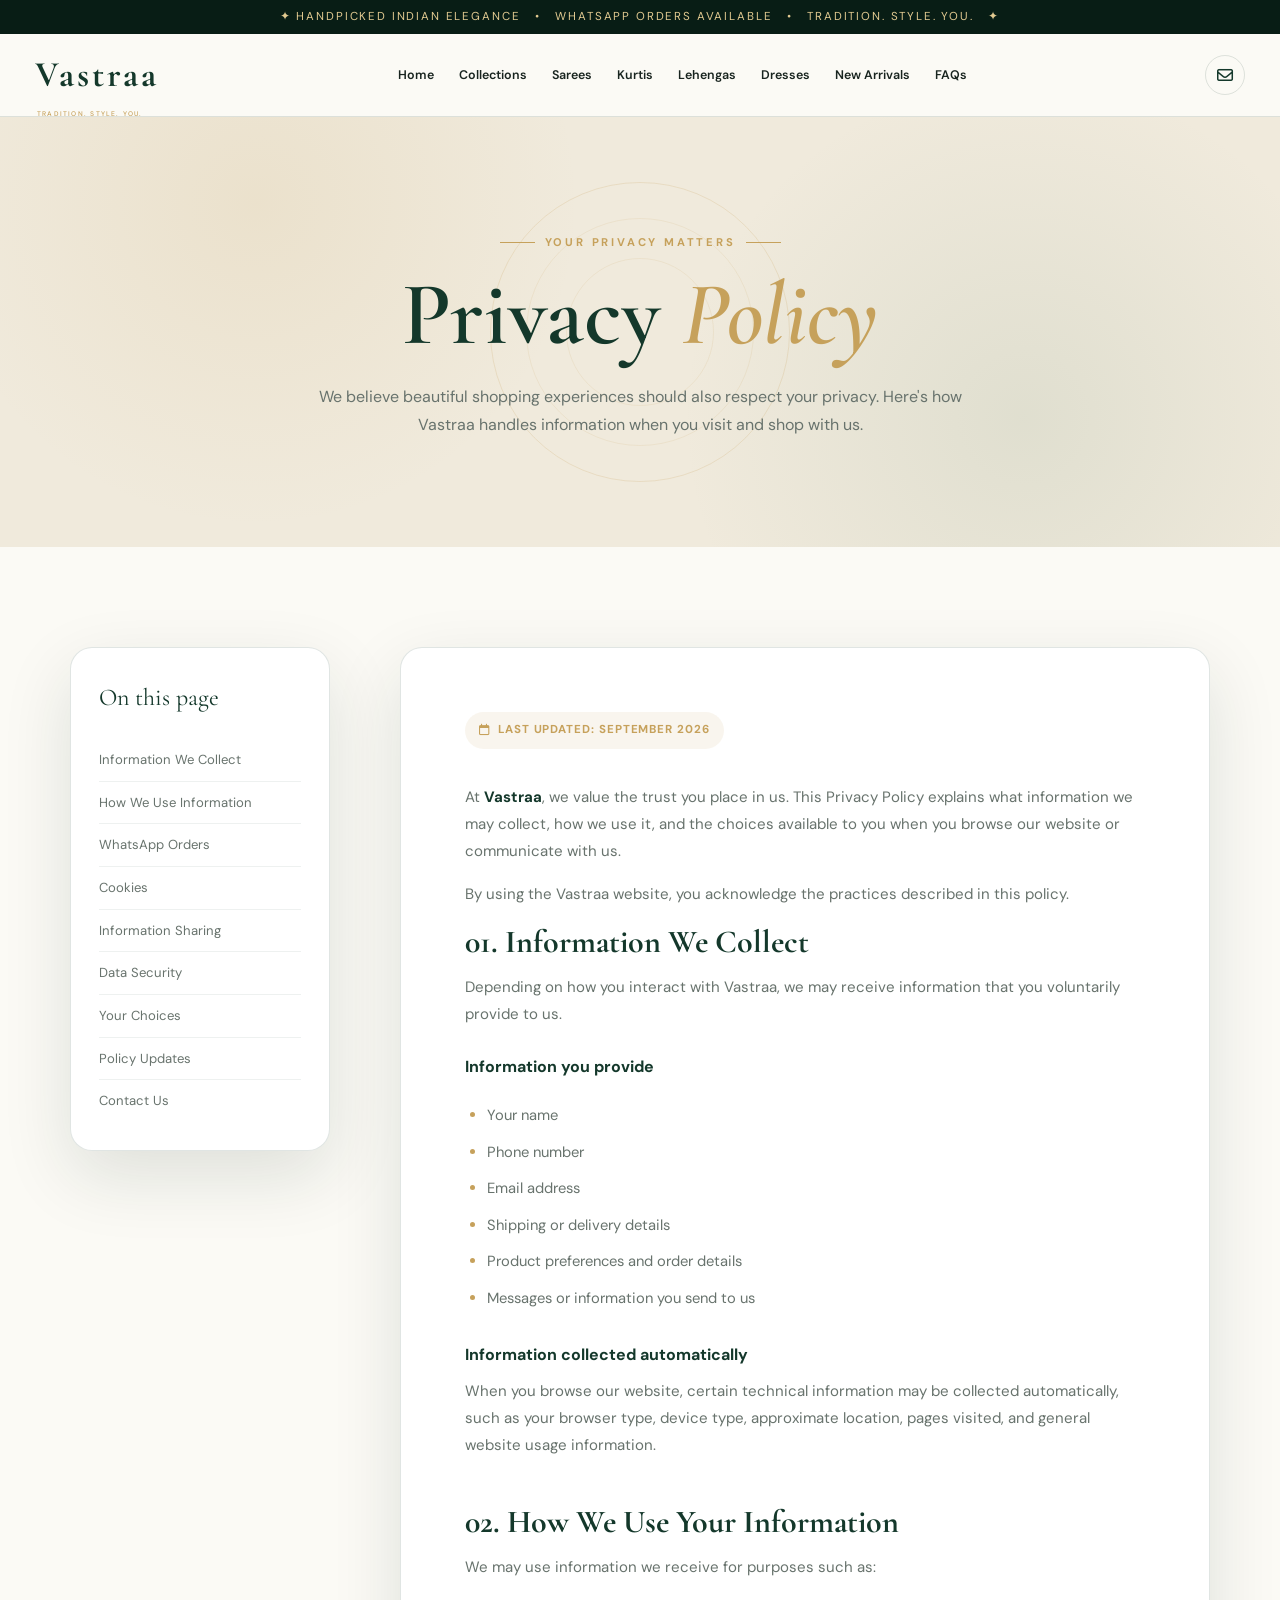
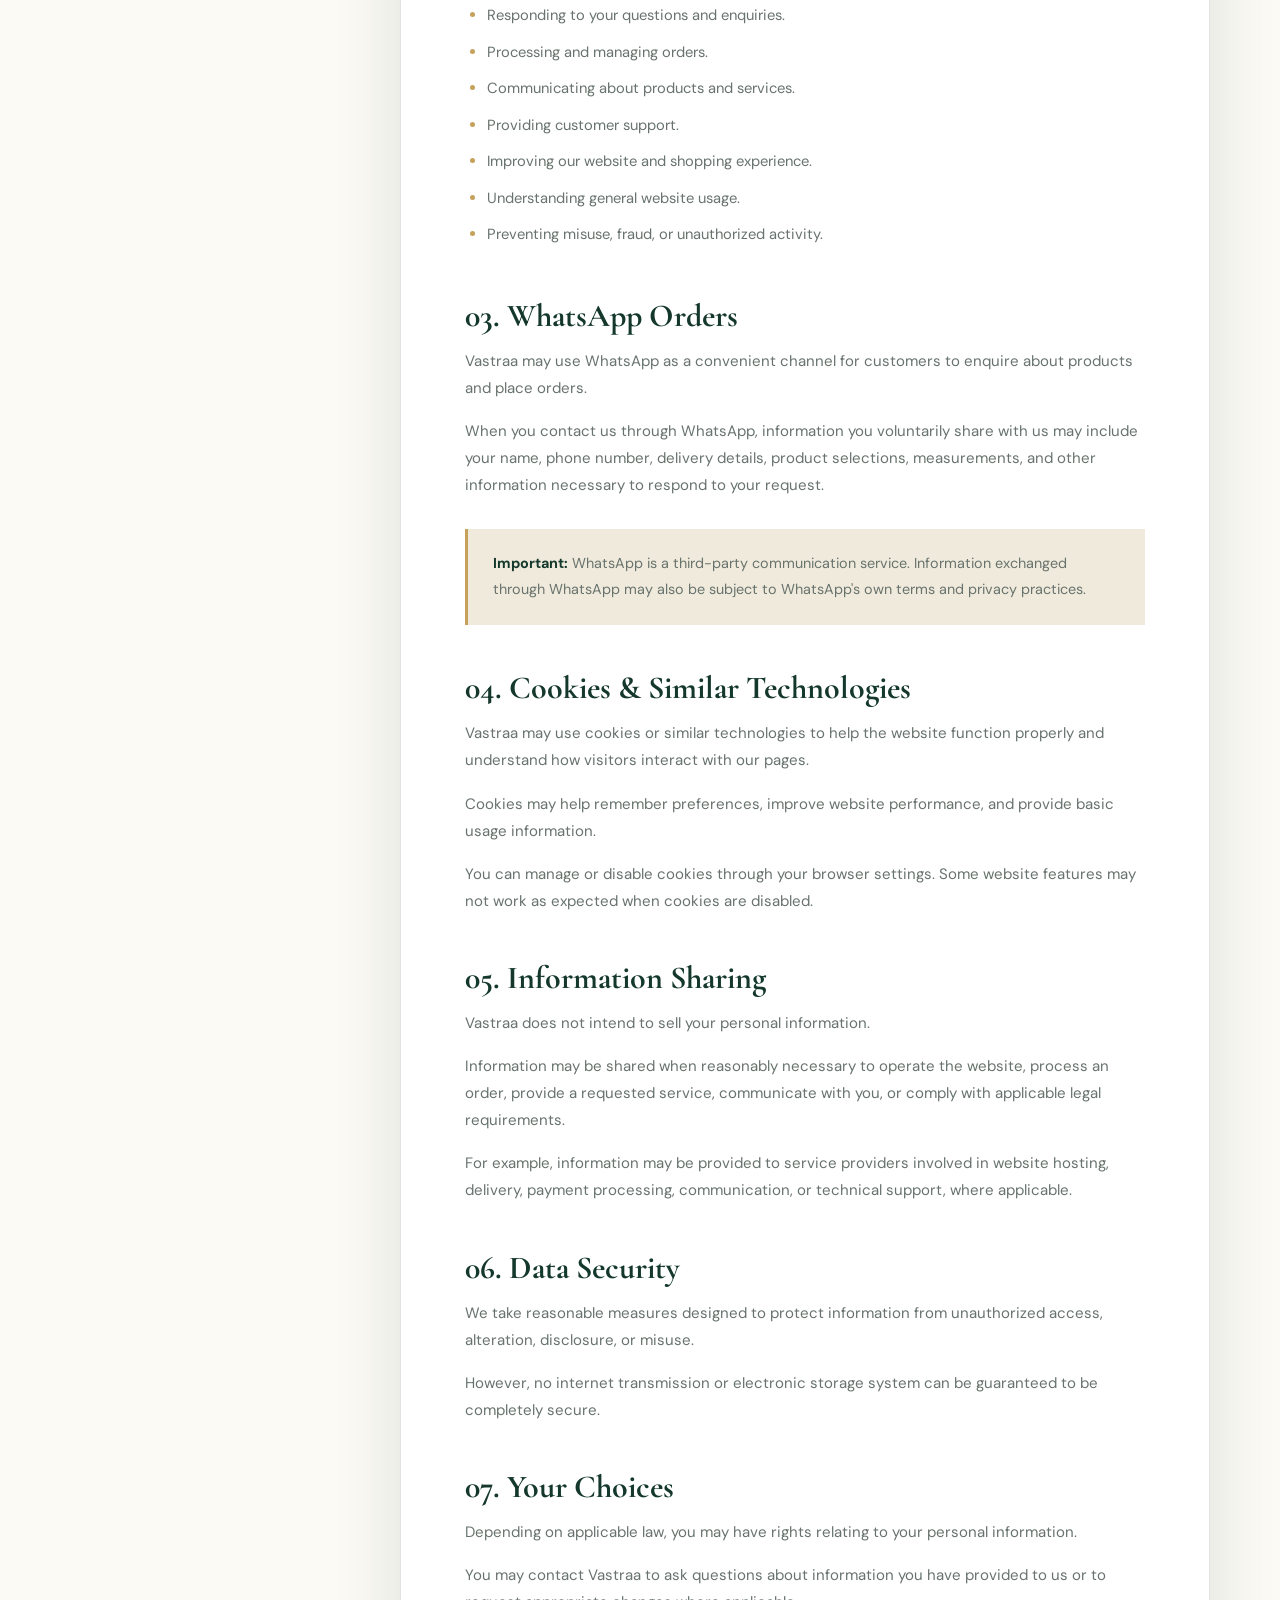
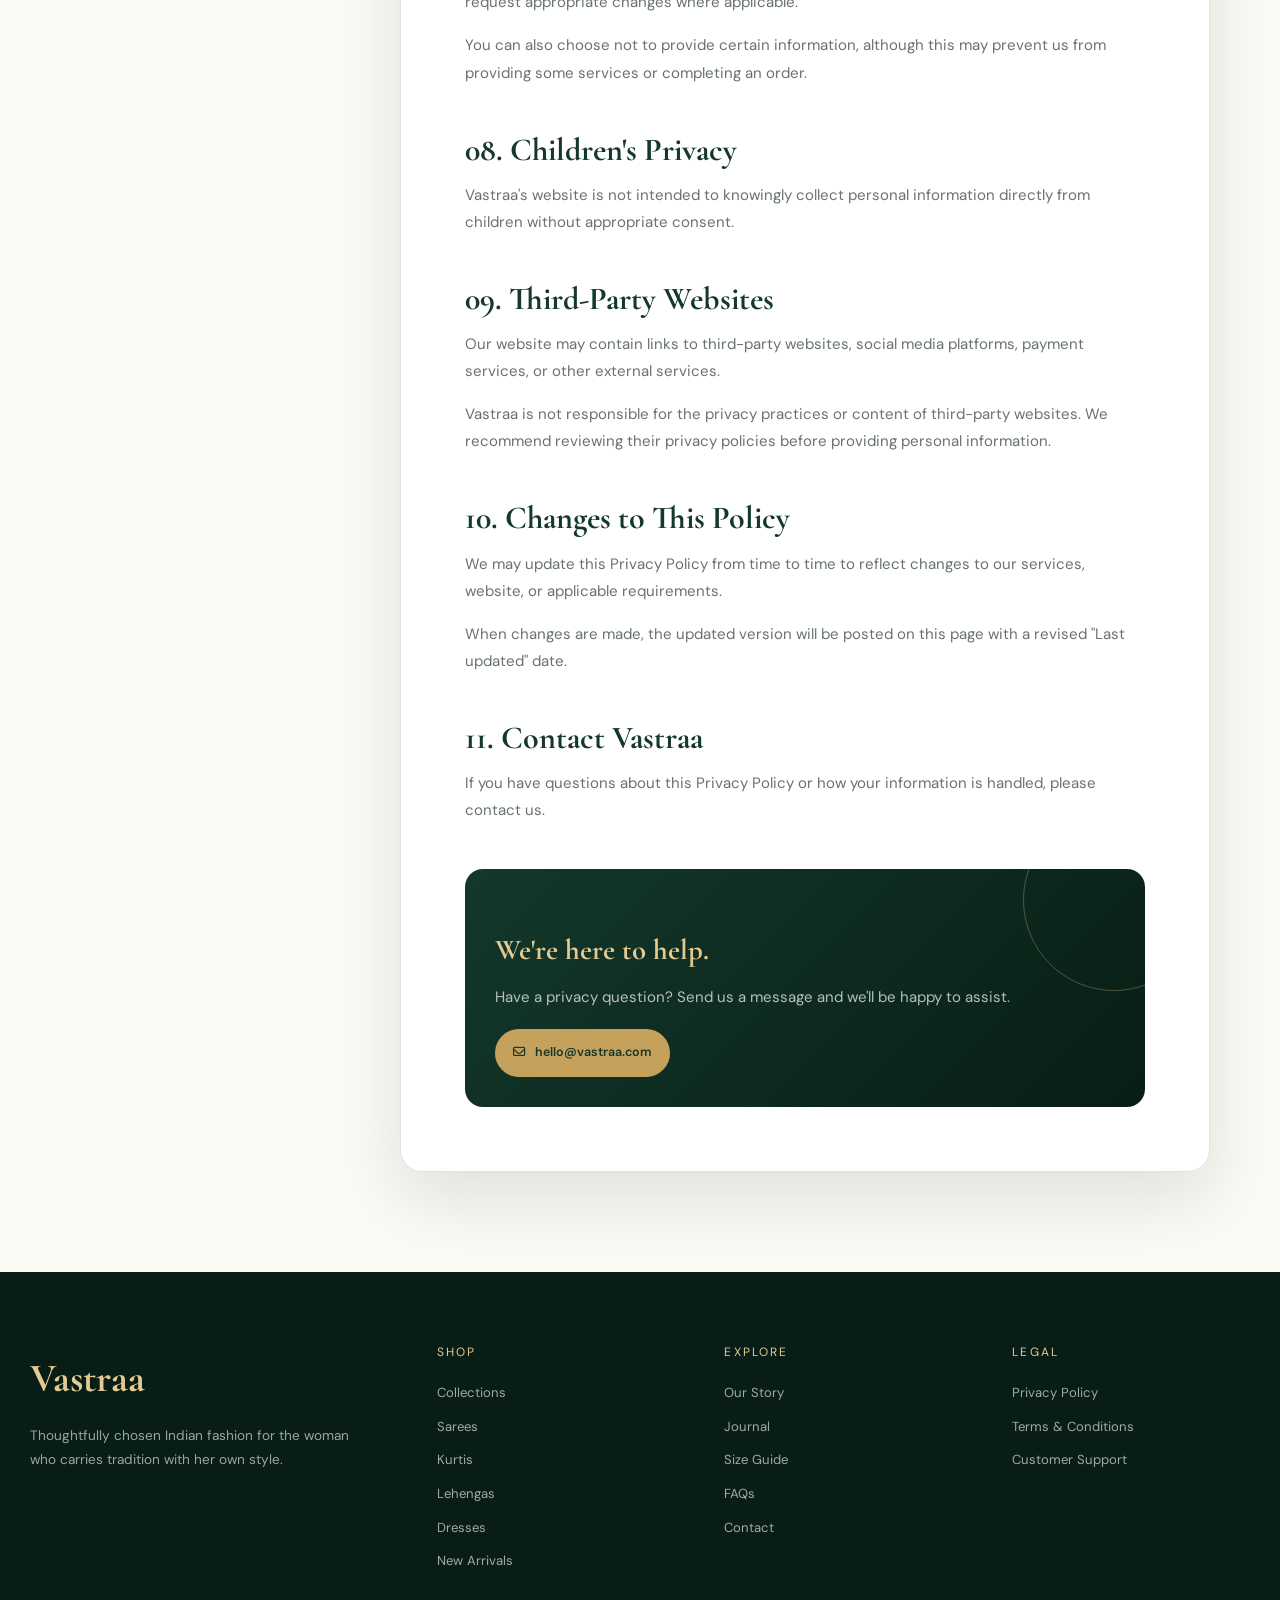
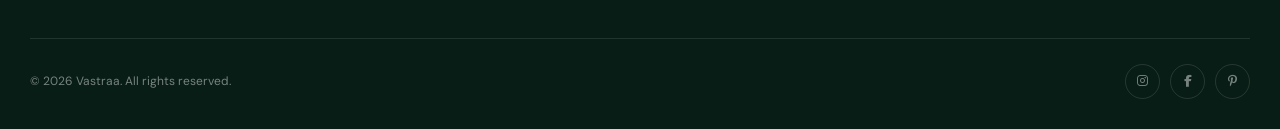
<file: Privacy.html>
<!DOCTYPE html>
<html lang="en">

<head>
  <meta charset="UTF-8">
  <meta name="viewport" content="width=device-width, initial-scale=1.0">

  <title>Privacy Policy | Vastraa</title>

  <meta name="description"
    content="Read the Vastraa Boutique Privacy Policy to understand how we collect, use, and protect your information.">

  <!-- Google Fonts -->
  <link rel="preconnect" href="https://fonts.googleapis.com">
  <link rel="preconnect" href="https://fonts.gstatic.com" crossorigin>

  <link
    href="https://fonts.googleapis.com/css2?family=Cormorant+Garamond:wght@400;500;600;700&family=DM+Sans:wght@400;500;600;700&display=swap"
    rel="stylesheet">

  <!-- Font Awesome -->
  <link rel="stylesheet" href="https://cdnjs.cloudflare.com/ajax/libs/font-awesome/6.5.2/css/all.min.css">

  <style>
    /* =========================================================
       VASTRAA
       PRIVACY POLICY PAGE
    ========================================================= */

    :root {
      --emerald: #14382b;
      --deep: #081d15;
      --sage: #7d9a83;
      --gold: #c6a15b;
      --gold-light: #e2ca91;

      --cream: #fbfaf5;
      --paper: #f0eadc;
      --white: #ffffff;

      --ink: #18241f;
      --muted: #68736d;

      --line: rgba(20, 56, 43, 0.13);

      --shadow: 0 25px 70px rgba(14, 41, 32, 0.12);

      --radius: 22px;
    }

    * {
      margin: 0;
      padding: 0;
      box-sizing: border-box;
    }

    html {
      scroll-behavior: smooth;
    }

    body {
      font-family: "DM Sans", sans-serif;
      background: var(--cream);
      color: var(--ink);
      line-height: 1.8;
      overflow-x: hidden;
    }

    a {
      text-decoration: none;
      color: inherit;
    }

    button {
      font-family: inherit;
    }

    /* =========================================================
       PRELOADER
    ========================================================= */

    .preloader {
      position: fixed;
      inset: 0;
      background: var(--deep);
      z-index: 9999;

      display: flex;
      justify-content: center;
      align-items: center;

      transition:
        opacity 0.7s ease,
        visibility 0.7s ease;
    }

    .preloader.hide {
      opacity: 0;
      visibility: hidden;
    }

    .loader-content {
      text-align: center;
      color: white;
    }

    .loader-logo {
      font-family: "Cormorant Garamond", serif;
      font-size: 4rem;
      letter-spacing: 0.08em;
      color: var(--gold-light);
    }

    .loader-line {
      width: 90px;
      height: 1px;
      background: var(--gold);
      margin: 15px auto;

      animation: loaderLine 1.5s infinite ease-in-out;
    }

    .loader-content p {
      font-size: 0.7rem;
      text-transform: uppercase;
      letter-spacing: 0.35em;
      color: rgba(255, 255, 255, 0.65);
    }

    @keyframes loaderLine {
      0% {
        transform: scaleX(0);
      }

      50% {
        transform: scaleX(1);
      }

      100% {
        transform: scaleX(0);
      }
    }

    /* =========================================================
       ANNOUNCEMENT BAR
    ========================================================= */

    .announcement {
      height: 34px;
      background: var(--deep);
      color: var(--gold-light);

      display: flex;
      align-items: center;
      justify-content: center;

      font-size: 0.72rem;
      letter-spacing: 0.16em;
      text-transform: uppercase;

      overflow: hidden;
    }

    .announcement span {
      animation: announcementMove 12s linear infinite;
      white-space: nowrap;
    }

    @keyframes announcementMove {
      from {
        transform: translateX(100%);
      }

      to {
        transform: translateX(-100%);
      }
    }

    /* =========================================================
       NAVBAR
    ========================================================= */

    .navbar {
      position: sticky;
      top: 0;
      z-index: 1000;

      background: rgba(251, 250, 245, 0.92);
      backdrop-filter: blur(18px);

      border-bottom: 1px solid var(--line);
    }

    .nav-container {
      max-width: 1350px;
      min-height: 82px;

      margin: auto;
      padding: 0 35px;

      display: flex;
      align-items: center;
      justify-content: space-between;
      gap: 30px;
    }

    .logo {
      font-family: "Cormorant Garamond", serif;
      font-size: 2.25rem;
      font-weight: 700;

      color: var(--emerald);
      letter-spacing: 0.08em;

      position: relative;
    }

    .logo::after {
      content: "Tradition. Style. You.";

      position: absolute;
      left: 2px;
      bottom: -13px;

      font-family: "DM Sans", sans-serif;
      font-size: 0.42rem;
      font-weight: 500;

      letter-spacing: 0.18em;
      text-transform: uppercase;

      color: var(--gold);
      white-space: nowrap;
    }

    .nav-links {
      display: flex;
      align-items: center;
      gap: 25px;
    }

    .nav-links a {
      font-size: 0.78rem;
      font-weight: 600;

      color: var(--ink);
      position: relative;

      transition: color 0.3s ease;
    }

    .nav-links a::after {
      content: "";

      position: absolute;
      left: 0;
      bottom: -7px;

      width: 0;
      height: 1px;

      background: var(--gold);

      transition: width 0.3s ease;
    }

    .nav-links a:hover {
      color: var(--gold);
    }

    .nav-links a:hover::after {
      width: 100%;
    }

    .nav-icons {
      display: flex;
      align-items: center;
      gap: 16px;
    }

    .nav-icon {
      width: 40px;
      height: 40px;

      display: grid;
      place-items: center;

      border: 1px solid var(--line);
      border-radius: 50%;

      color: var(--emerald);

      transition:
        background 0.3s ease,
        color 0.3s ease,
        transform 0.3s ease;
    }

    .nav-icon:hover {
      background: var(--emerald);
      color: white;
      transform: translateY(-3px);
    }

    .menu-btn {
      display: none;

      width: 42px;
      height: 42px;

      border: 1px solid var(--line);
      background: transparent;
      border-radius: 50%;

      cursor: pointer;
      color: var(--emerald);
    }

    /* =========================================================
       HERO
    ========================================================= */

    .page-hero {
      position: relative;
      min-height: 430px;

      display: flex;
      align-items: center;
      justify-content: center;

      text-align: center;

      padding: 100px 25px;

      background:
        radial-gradient(circle at 20% 20%,
          rgba(198, 161, 91, 0.12),
          transparent 30%),
        radial-gradient(circle at 80% 70%,
          rgba(125, 154, 131, 0.14),
          transparent 32%),
        var(--paper);

      overflow: hidden;
    }

    .hero-orb {
      position: absolute;

      width: 300px;
      height: 300px;

      border: 1px solid rgba(198, 161, 91, 0.2);
      border-radius: 50%;

      animation: rotateOrb 20s linear infinite;
    }

    .hero-orb::before,
    .hero-orb::after {
      content: "";

      position: absolute;
      inset: 35px;

      border: 1px solid rgba(198, 161, 91, 0.13);
      border-radius: 50%;
    }

    .hero-orb::after {
      inset: 75px;
    }

    @keyframes rotateOrb {
      from {
        transform: rotate(0deg);
      }

      to {
        transform: rotate(360deg);
      }
    }

    .hero-content {
      position: relative;
      z-index: 2;

      max-width: 800px;

      animation: heroReveal 1s ease both;
    }

    @keyframes heroReveal {
      from {
        opacity: 0;
        transform: translateY(35px);
      }

      to {
        opacity: 1;
        transform: translateY(0);
      }
    }

    .eyebrow {
      display: inline-flex;
      align-items: center;
      gap: 10px;

      color: var(--gold);

      font-size: 0.7rem;
      font-weight: 700;

      text-transform: uppercase;
      letter-spacing: 0.25em;

      margin-bottom: 20px;
    }

    .eyebrow::before,
    .eyebrow::after {
      content: "";
      width: 35px;
      height: 1px;
      background: var(--gold);
    }

    .page-hero h1 {
      font-family: "Cormorant Garamond", serif;

      font-size: clamp(3rem, 7vw, 6rem);
      line-height: 0.95;

      font-weight: 600;

      color: var(--emerald);

      margin-bottom: 25px;
    }

    .page-hero h1 span {
      color: var(--gold);
      font-style: italic;
    }

    .page-hero p {
      max-width: 650px;
      margin: auto;

      color: var(--muted);
      font-size: 1rem;
    }

    /* =========================================================
       POLICY LAYOUT
    ========================================================= */

    .policy-section {
      max-width: 1200px;

      margin: auto;
      padding: 100px 30px;
    }

    .policy-grid {
      display: grid;
      grid-template-columns: 260px 1fr;
      gap: 70px;
      align-items: start;
    }

    /* =========================================================
       SIDEBAR
    ========================================================= */

    .policy-sidebar {
      position: sticky;
      top: 120px;

      padding: 28px;

      background: white;

      border: 1px solid var(--line);
      border-radius: var(--radius);

      box-shadow: var(--shadow);
    }

    .sidebar-title {
      font-family: "Cormorant Garamond", serif;
      font-size: 1.5rem;
      color: var(--emerald);

      margin-bottom: 20px;
    }

    .policy-sidebar a {
      display: block;

      padding: 9px 0;

      color: var(--muted);

      font-size: 0.82rem;

      border-bottom: 1px solid rgba(20, 56, 43, 0.07);

      transition:
        color 0.3s ease,
        padding-left 0.3s ease;
    }

    .policy-sidebar a:last-child {
      border-bottom: none;
    }

    .policy-sidebar a:hover {
      color: var(--gold);
      padding-left: 5px;
    }

    /* =========================================================
       POLICY CONTENT
    ========================================================= */

    .policy-content {
      background: white;

      padding: clamp(30px, 5vw, 65px);

      border-radius: var(--radius);

      border: 1px solid var(--line);

      box-shadow: var(--shadow);
    }

    .updated {
      display: inline-flex;

      align-items: center;
      gap: 8px;

      padding: 8px 14px;

      border-radius: 50px;

      background: rgba(198, 161, 91, 0.1);

      color: var(--gold);

      font-size: 0.72rem;
      font-weight: 700;

      letter-spacing: 0.08em;
      text-transform: uppercase;

      margin-bottom: 35px;
    }

    .policy-content h2 {
      font-family: "Cormorant Garamond", serif;

      font-size: 2rem;
      line-height: 1.1;

      color: var(--emerald);

      margin-top: 45px;
      margin-bottom: 15px;
    }

    .policy-content h2:first-of-type {
      margin-top: 0;
    }

    .policy-content h3 {
      font-size: 1rem;
      color: var(--emerald);

      margin-top: 25px;
      margin-bottom: 8px;
    }

    .policy-content p {
      color: var(--muted);

      font-size: 0.94rem;

      margin-bottom: 16px;
    }

    .policy-content ul {
      margin: 15px 0 20px 22px;
    }

    .policy-content li {
      color: var(--muted);

      font-size: 0.92rem;

      padding: 5px 0;
    }

    .policy-content li::marker {
      color: var(--gold);
    }

    .policy-note {
      margin: 30px 0;
      padding: 22px 25px;

      border-left: 3px solid var(--gold);

      background: var(--paper);

      color: var(--muted);

      font-size: 0.9rem;
    }

    .policy-content strong {
      color: var(--emerald);
    }

    .policy-content a {
      color: var(--emerald);
      font-weight: 600;

      border-bottom: 1px solid var(--gold);
    }

    /* =========================================================
       CONTACT CARD
    ========================================================= */

    .privacy-contact {
      margin-top: 45px;

      padding: 30px;

      border-radius: 18px;

      background:
        linear-gradient(135deg,
          var(--emerald),
          var(--deep));

      color: white;

      position: relative;
      overflow: hidden;
    }

    .privacy-contact::after {
      content: "";

      position: absolute;

      width: 180px;
      height: 180px;

      border: 1px solid rgba(226, 202, 145, 0.3);
      border-radius: 50%;

      right: -60px;
      top: -60px;
    }

    .privacy-contact h3 {
      font-family: "Cormorant Garamond", serif;

      font-size: 1.8rem;

      color: var(--gold-light);

      margin-bottom: 8px;
    }

    .privacy-contact p {
      color: rgba(255, 255, 255, 0.7);

      margin-bottom: 18px;
    }

    .contact-link {
      display: inline-flex;

      align-items: center;
      gap: 10px;

      padding: 12px 18px;

      background: var(--gold);
      color: var(--deep);

      border-radius: 50px;

      font-size: 0.78rem;
      font-weight: 700;

      transition:
        transform 0.3s ease,
        background 0.3s ease;
    }

    .contact-link:hover {
      transform: translateY(-3px);
      background: var(--gold-light);
    }

    /* =========================================================
       FOOTER
    ========================================================= */

    footer {
      background: var(--deep);
      color: white;

      padding: 70px 30px 30px;
    }

    .footer-container {
      max-width: 1300px;
      margin: auto;
    }

    .footer-top {
      display: grid;

      grid-template-columns: 1.5fr 1fr 1fr 1fr;

      gap: 50px;

      padding-bottom: 55px;

      border-bottom: 1px solid rgba(255, 255, 255, 0.1);
    }

    .footer-brand h2 {
      font-family: "Cormorant Garamond", serif;

      font-size: 2.5rem;
      color: var(--gold-light);

      margin-bottom: 10px;
    }

    .footer-brand p {
      max-width: 330px;

      color: rgba(255, 255, 255, 0.6);

      font-size: 0.85rem;
    }

    .footer-heading {
      font-size: 0.75rem;

      text-transform: uppercase;
      letter-spacing: 0.18em;

      color: var(--gold-light);

      margin-bottom: 18px;
    }

    .footer-links a {
      display: block;

      color: rgba(255, 255, 255, 0.62);

      font-size: 0.82rem;

      margin-bottom: 10px;

      transition:
        color 0.3s ease,
        padding-left 0.3s ease;
    }

    .footer-links a:hover {
      color: white;
      padding-left: 4px;
    }

    .footer-bottom {
      padding-top: 25px;

      display: flex;
      justify-content: space-between;
      align-items: center;
      gap: 20px;

      color: rgba(255, 255, 255, 0.45);

      font-size: 0.75rem;
    }

    .social-links {
      display: flex;
      gap: 10px;
    }

    .social-links a {
      width: 35px;
      height: 35px;

      border: 1px solid rgba(255, 255, 255, 0.12);

      border-radius: 50%;

      display: grid;
      place-items: center;

      transition:
        background 0.3s ease,
        transform 0.3s ease;
    }

    .social-links a:hover {
      background: var(--gold);
      color: var(--deep);

      transform: translateY(-3px);
    }

    /* =========================================================
       BACK TO TOP
    ========================================================= */

    .back-top {
      position: fixed;

      right: 25px;
      bottom: 25px;

      width: 48px;
      height: 48px;

      display: grid;
      place-items: center;

      border: none;
      border-radius: 50%;

      background: var(--emerald);
      color: white;

      cursor: pointer;

      opacity: 0;
      visibility: hidden;

      transform: translateY(15px);

      transition:
        opacity 0.3s ease,
        visibility 0.3s ease,
        transform 0.3s ease;

      z-index: 500;
    }

    .back-top.show {
      opacity: 1;
      visibility: visible;
      transform: translateY(0);
    }

    .back-top:hover {
      background: var(--gold);
      color: var(--deep);
    }

    /* =========================================================
       REVEAL ANIMATION
    ========================================================= */

    .reveal {
      opacity: 0;
      transform: translateY(30px);

      transition:
        opacity 0.8s ease,
        transform 0.8s ease;
    }

    .reveal.active {
      opacity: 1;
      transform: translateY(0);
    }

    /* =========================================================
       RESPONSIVE
    ========================================================= */

    @media (max-width: 1100px) {

      .nav-links {
        gap: 15px;
      }

      .policy-grid {
        grid-template-columns: 220px 1fr;
        gap: 35px;
      }

      .footer-top {
        grid-template-columns: 1.5fr 1fr 1fr;
      }
    }

    @media (max-width: 850px) {

      .nav-container {
        min-height: 72px;
        padding: 0 20px;
      }

      .nav-links {
        position: absolute;

        top: 72px;
        left: 0;
        right: 0;

        background: var(--cream);

        border-bottom: 1px solid var(--line);

        display: flex;
        flex-direction: column;

        padding: 25px;

        gap: 18px;

        opacity: 0;
        visibility: hidden;

        transform: translateY(-10px);

        transition:
          opacity 0.3s ease,
          visibility 0.3s ease,
          transform 0.3s ease;
      }

      .nav-links.active {
        opacity: 1;
        visibility: visible;
        transform: translateY(0);
      }

      .menu-btn {
        display: grid;
        place-items: center;
      }

      .nav-icons {
        margin-left: auto;
      }

      .nav-icons .nav-icon {
        display: none;
      }

      .policy-grid {
        grid-template-columns: 1fr;
      }

      .policy-sidebar {
        position: static;
      }

      .footer-top {
        grid-template-columns: 1fr 1fr;
      }
    }

    @media (max-width: 600px) {

      .announcement {
        font-size: 0.6rem;
      }

      .logo {
        font-size: 1.9rem;
      }

      .page-hero {
        min-height: 360px;
        padding: 80px 20px;
      }

      .page-hero h1 {
        font-size: 3.4rem;
      }

      .policy-section {
        padding: 60px 16px;
      }

      .policy-content {
        padding: 28px 22px;
      }

      .policy-content h2 {
        font-size: 1.7rem;
      }

      .footer-top {
        grid-template-columns: 1fr;
        gap: 35px;
      }

      .footer-bottom {
        flex-direction: column;
        text-align: center;
      }
    }
  </style>
</head>

<body>

  <!-- =======================================================
       PRELOADER
  ======================================================== -->

  <div class="preloader" id="preloader">

    <div class="loader-content">

      <div class="loader-logo">
        Vastraa
      </div>

      <div class="loader-line"></div>

      <p>
        Tradition. Style. You.
      </p>

    </div>

  </div>


  <!-- =======================================================
       ANNOUNCEMENT
  ======================================================== -->

  <div class="announcement">
    <span>
      ✦ Handpicked Indian Elegance &nbsp; • &nbsp;
      WhatsApp Orders Available &nbsp; • &nbsp;
      Tradition. Style. You. &nbsp; ✦
    </span>
  </div>


  <!-- =======================================================
       NAVBAR
  ======================================================== -->

  <header class="navbar">

    <div class="nav-container">

      <a href="index.html" class="logo">
        Vastraa
      </a>

      <nav class="nav-links" id="navLinks">

        <a href="index.html">Home</a>

        <a href="collections.html">Collections</a>

        <a href="sarees.html">Sarees</a>

        <a href="kurtis.html">Kurtis</a>

        <a href="lehengas.html">Lehengas</a>

        <a href="dresses.html">Dresses</a>

        <a href="new-arrivals.html">New Arrivals</a>

        <a href="faq.html">FAQs</a>

      </nav>

      <div class="nav-icons">

        <a href="contact.html" class="nav-icon" aria-label="Contact">
          <i class="fa-regular fa-envelope"></i>
        </a>

        <button class="menu-btn" id="menuBtn" aria-label="Open menu" type="button">
          <i class="fa-solid fa-bars"></i>
        </button>

      </div>

    </div>

  </header>


  <!-- =======================================================
       HERO
  ======================================================== -->

  <section class="page-hero">

    <div class="hero-orb"></div>

    <div class="hero-content">

      <span class="eyebrow">
        Your Privacy Matters
      </span>

      <h1>
        Privacy <span>Policy</span>
      </h1>

      <p>
        We believe beautiful shopping experiences should also
        respect your privacy. Here's how Vastraa handles
        information when you visit and shop with us.
      </p>

    </div>

  </section>


  <!-- =======================================================
       PRIVACY POLICY
  ======================================================== -->

  <main class="policy-section">

    <div class="policy-grid">

      <!-- SIDEBAR -->

      <aside class="policy-sidebar reveal">

        <div class="sidebar-title">
          On this page
        </div>

        <a href="#information">
          Information We Collect
        </a>

        <a href="#use">
          How We Use Information
        </a>

        <a href="#whatsapp">
          WhatsApp Orders
        </a>

        <a href="#cookies">
          Cookies
        </a>

        <a href="#sharing">
          Information Sharing
        </a>

        <a href="#security">
          Data Security
        </a>

        <a href="#rights">
          Your Choices
        </a>

        <a href="#changes">
          Policy Updates
        </a>

        <a href="#contact">
          Contact Us
        </a>

      </aside>


      <!-- CONTENT -->

      <article class="policy-content reveal">

        <div class="updated">
          <i class="fa-regular fa-calendar"></i>
          Last updated: September 2026
        </div>


        <p>
          At <strong>Vastraa</strong>, we value the trust you place
          in us. This Privacy Policy explains what information
          we may collect, how we use it, and the choices available
          to you when you browse our website or communicate with us.
        </p>

        <p>
          By using the Vastraa website, you acknowledge the practices
          described in this policy.
        </p>


        <!-- INFORMATION -->

        <h2 id="information">
          01. Information We Collect
        </h2>

        <p>
          Depending on how you interact with Vastraa, we may receive
          information that you voluntarily provide to us.
        </p>

        <h3>Information you provide</h3>

        <ul>
          <li>Your name</li>
          <li>Phone number</li>
          <li>Email address</li>
          <li>Shipping or delivery details</li>
          <li>Product preferences and order details</li>
          <li>Messages or information you send to us</li>
        </ul>

        <h3>Information collected automatically</h3>

        <p>
          When you browse our website, certain technical information
          may be collected automatically, such as your browser type,
          device type, approximate location, pages visited, and
          general website usage information.
        </p>


        <!-- USE -->

        <h2 id="use">
          02. How We Use Your Information
        </h2>

        <p>
          We may use information we receive for purposes such as:
        </p>

        <ul>
          <li>Responding to your questions and enquiries.</li>
          <li>Processing and managing orders.</li>
          <li>Communicating about products and services.</li>
          <li>Providing customer support.</li>
          <li>Improving our website and shopping experience.</li>
          <li>Understanding general website usage.</li>
          <li>Preventing misuse, fraud, or unauthorized activity.</li>
        </ul>


        <!-- WHATSAPP -->

        <h2 id="whatsapp">
          03. WhatsApp Orders
        </h2>

        <p>
          Vastraa may use WhatsApp as a convenient channel for
          customers to enquire about products and place orders.
        </p>

        <p>
          When you contact us through WhatsApp, information you
          voluntarily share with us may include your name,
          phone number, delivery details, product selections,
          measurements, and other information necessary to
          respond to your request.
        </p>

        <div class="policy-note">
          <strong>Important:</strong>
          WhatsApp is a third-party communication service.
          Information exchanged through WhatsApp may also be
          subject to WhatsApp's own terms and privacy practices.
        </div>


        <!-- COOKIES -->

        <h2 id="cookies">
          04. Cookies & Similar Technologies
        </h2>

        <p>
          Vastraa may use cookies or similar technologies to help
          the website function properly and understand how visitors
          interact with our pages.
        </p>

        <p>
          Cookies may help remember preferences, improve website
          performance, and provide basic usage information.
        </p>

        <p>
          You can manage or disable cookies through your browser
          settings. Some website features may not work as expected
          when cookies are disabled.
        </p>


        <!-- SHARING -->

        <h2 id="sharing">
          05. Information Sharing
        </h2>

        <p>
          Vastraa does not intend to sell your personal information.
        </p>

        <p>
          Information may be shared when reasonably necessary to
          operate the website, process an order, provide a requested
          service, communicate with you, or comply with applicable
          legal requirements.
        </p>

        <p>
          For example, information may be provided to service
          providers involved in website hosting, delivery,
          payment processing, communication, or technical support,
          where applicable.
        </p>


        <!-- SECURITY -->

        <h2 id="security">
          06. Data Security
        </h2>

        <p>
          We take reasonable measures designed to protect information
          from unauthorized access, alteration, disclosure, or misuse.
        </p>

        <p>
          However, no internet transmission or electronic storage
          system can be guaranteed to be completely secure.
        </p>


        <!-- RIGHTS -->

        <h2 id="rights">
          07. Your Choices
        </h2>

        <p>
          Depending on applicable law, you may have rights relating
          to your personal information.
        </p>

        <p>
          You may contact Vastraa to ask questions about information
          you have provided to us or to request appropriate changes
          where applicable.
        </p>

        <p>
          You can also choose not to provide certain information,
          although this may prevent us from providing some services
          or completing an order.
        </p>


        <!-- CHILDREN -->

        <h2>
          08. Children's Privacy
        </h2>

        <p>
          Vastraa's website is not intended to knowingly collect
          personal information directly from children without
          appropriate consent.
        </p>


        <!-- THIRD PARTY -->

        <h2>
          09. Third-Party Websites
        </h2>

        <p>
          Our website may contain links to third-party websites,
          social media platforms, payment services, or other
          external services.
        </p>

        <p>
          Vastraa is not responsible for the privacy practices
          or content of third-party websites. We recommend reviewing
          their privacy policies before providing personal information.
        </p>


        <!-- CHANGES -->

        <h2 id="changes">
          10. Changes to This Policy
        </h2>

        <p>
          We may update this Privacy Policy from time to time to
          reflect changes to our services, website, or applicable
          requirements.
        </p>

        <p>
          When changes are made, the updated version will be posted
          on this page with a revised "Last updated" date.
        </p>


        <!-- CONTACT -->

        <h2 id="contact">
          11. Contact Vastraa
        </h2>

        <p>
          If you have questions about this Privacy Policy or how
          your information is handled, please contact us.
        </p>


        <div class="privacy-contact">

          <h3>
            We're here to help.
          </h3>

          <p>
            Have a privacy question? Send us a message and
            we'll be happy to assist.
          </p>

          <a href="mailto:hello@vastraa.com" class="contact-link">
            <i class="fa-regular fa-envelope"></i>
            hello@vastraa.com
          </a>

        </div>

      </article>

    </div>

  </main>


  <!-- =======================================================
       FOOTER
  ======================================================== -->

  <footer>

    <div class="footer-container">

      <div class="footer-top">

        <div class="footer-brand">

          <h2>
            Vastraa
          </h2>

          <p>
            Thoughtfully chosen Indian fashion for the
            woman who carries tradition with her own style.
          </p>

        </div>


        <div>

          <div class="footer-heading">
            Shop
          </div>

          <div class="footer-links">

            <a href="collections.html">
              Collections
            </a>

            <a href="sarees.html">
              Sarees
            </a>

            <a href="kurtis.html">
              Kurtis
            </a>

            <a href="lehengas.html">
              Lehengas
            </a>

            <a href="dresses.html">
              Dresses
            </a>

            <a href="new-arrivals.html">
              New Arrivals
            </a>

          </div>

        </div>


        <div>

          <div class="footer-heading">
            Explore
          </div>

          <div class="footer-links">

            <a href="about.html">
              Our Story
            </a>

            <a href="journal.html">
              Journal
            </a>

            <a href="size-guide.html">
              Size Guide
            </a>

            <a href="faq.html">
              FAQs
            </a>

            <a href="contact.html">
              Contact
            </a>

          </div>

        </div>


        <div>

          <div class="footer-heading">
            Legal
          </div>

          <div class="footer-links">

            <a href="privacy.html">
              Privacy Policy
            </a>

            <a href="terms.html">
              Terms & Conditions
            </a>

            <a href="contact.html">
              Customer Support
            </a>

          </div>

        </div>

      </div>


      <div class="footer-bottom">

        <p>
          © 2026 Vastraa. All rights reserved.
        </p>

        <div class="social-links">

          <a href="#" aria-label="Instagram">
            <i class="fa-brands fa-instagram"></i>
          </a>

          <a href="#" aria-label="Facebook">
            <i class="fa-brands fa-facebook-f"></i>
          </a>

          <a href="#" aria-label="Pinterest">
            <i class="fa-brands fa-pinterest-p"></i>
          </a>

        </div>

      </div>

    </div>

  </footer>


  <!-- =======================================================
       BACK TO TOP
  ======================================================== -->

  <button class="back-top" id="backTop" aria-label="Back to top">
    <i class="fa-solid fa-arrow-up"></i>
  </button>


  <!-- =======================================================
       JAVASCRIPT
  ======================================================== -->

  <script>

    /* =====================================================
       PRELOADER
    ===================================================== */

    window.addEventListener("load", () => {

      const preloader =
        document.getElementById("preloader");

      setTimeout(() => {

        preloader.classList.add("hide");

      }, 700);

    });


    /* =====================================================
       MOBILE MENU
    ===================================================== */

    const menuBtn =
      document.getElementById("menuBtn");

    const navLinks =
      document.getElementById("navLinks");

    menuBtn.addEventListener("click", () => {

      navLinks.classList.toggle("active");

      const icon =
        menuBtn.querySelector("i");

      if (navLinks.classList.contains("active")) {

        icon.classList.remove("fa-bars");
        icon.classList.add("fa-xmark");

      } else {

        icon.classList.remove("fa-xmark");
        icon.classList.add("fa-bars");

      }

    });


    /* Close mobile menu after clicking a link */

    document
      .querySelectorAll(".nav-links a")
      .forEach(link => {

        link.addEventListener("click", () => {

          navLinks.classList.remove("active");

          const icon =
            menuBtn.querySelector("i");

          icon.classList.remove("fa-xmark");
          icon.classList.add("fa-bars");

        });

      });


    /* =====================================================
       REVEAL ON SCROLL
    ===================================================== */

    const revealElements =
      document.querySelectorAll(".reveal");

    const revealObserver =
      new IntersectionObserver(
        (entries) => {

          entries.forEach(entry => {

            if (entry.isIntersecting) {

              entry.target.classList.add("active");

              revealObserver.unobserve(
                entry.target
              );

            }

          });

        },
        {
          threshold: 0.12
        }
      );


    revealElements.forEach(element => {

      revealObserver.observe(element);

    });


    /* =====================================================
       BACK TO TOP
    ===================================================== */

    const backTop =
      document.getElementById("backTop");

    window.addEventListener("scroll", () => {

      if (window.scrollY > 500) {

        backTop.classList.add("show");

      } else {

        backTop.classList.remove("show");

      }

    });


    backTop.addEventListener("click", () => {

      window.scrollTo({
        top: 0,
        behavior: "smooth"
      });

    });


    /* =====================================================
       SMOOTH SIDEBAR LINKS
    ===================================================== */

    document
      .querySelectorAll(".policy-sidebar a")
      .forEach(link => {

        link.addEventListener("click", function (event) {

          const targetId =
            this.getAttribute("href");

          const target =
            document.querySelector(targetId);

          if (target) {

            event.preventDefault();

            target.scrollIntoView({
              behavior: "smooth",
              block: "start"
            });

          }

        });

      });

  </script>

</body>

</html>
</file>
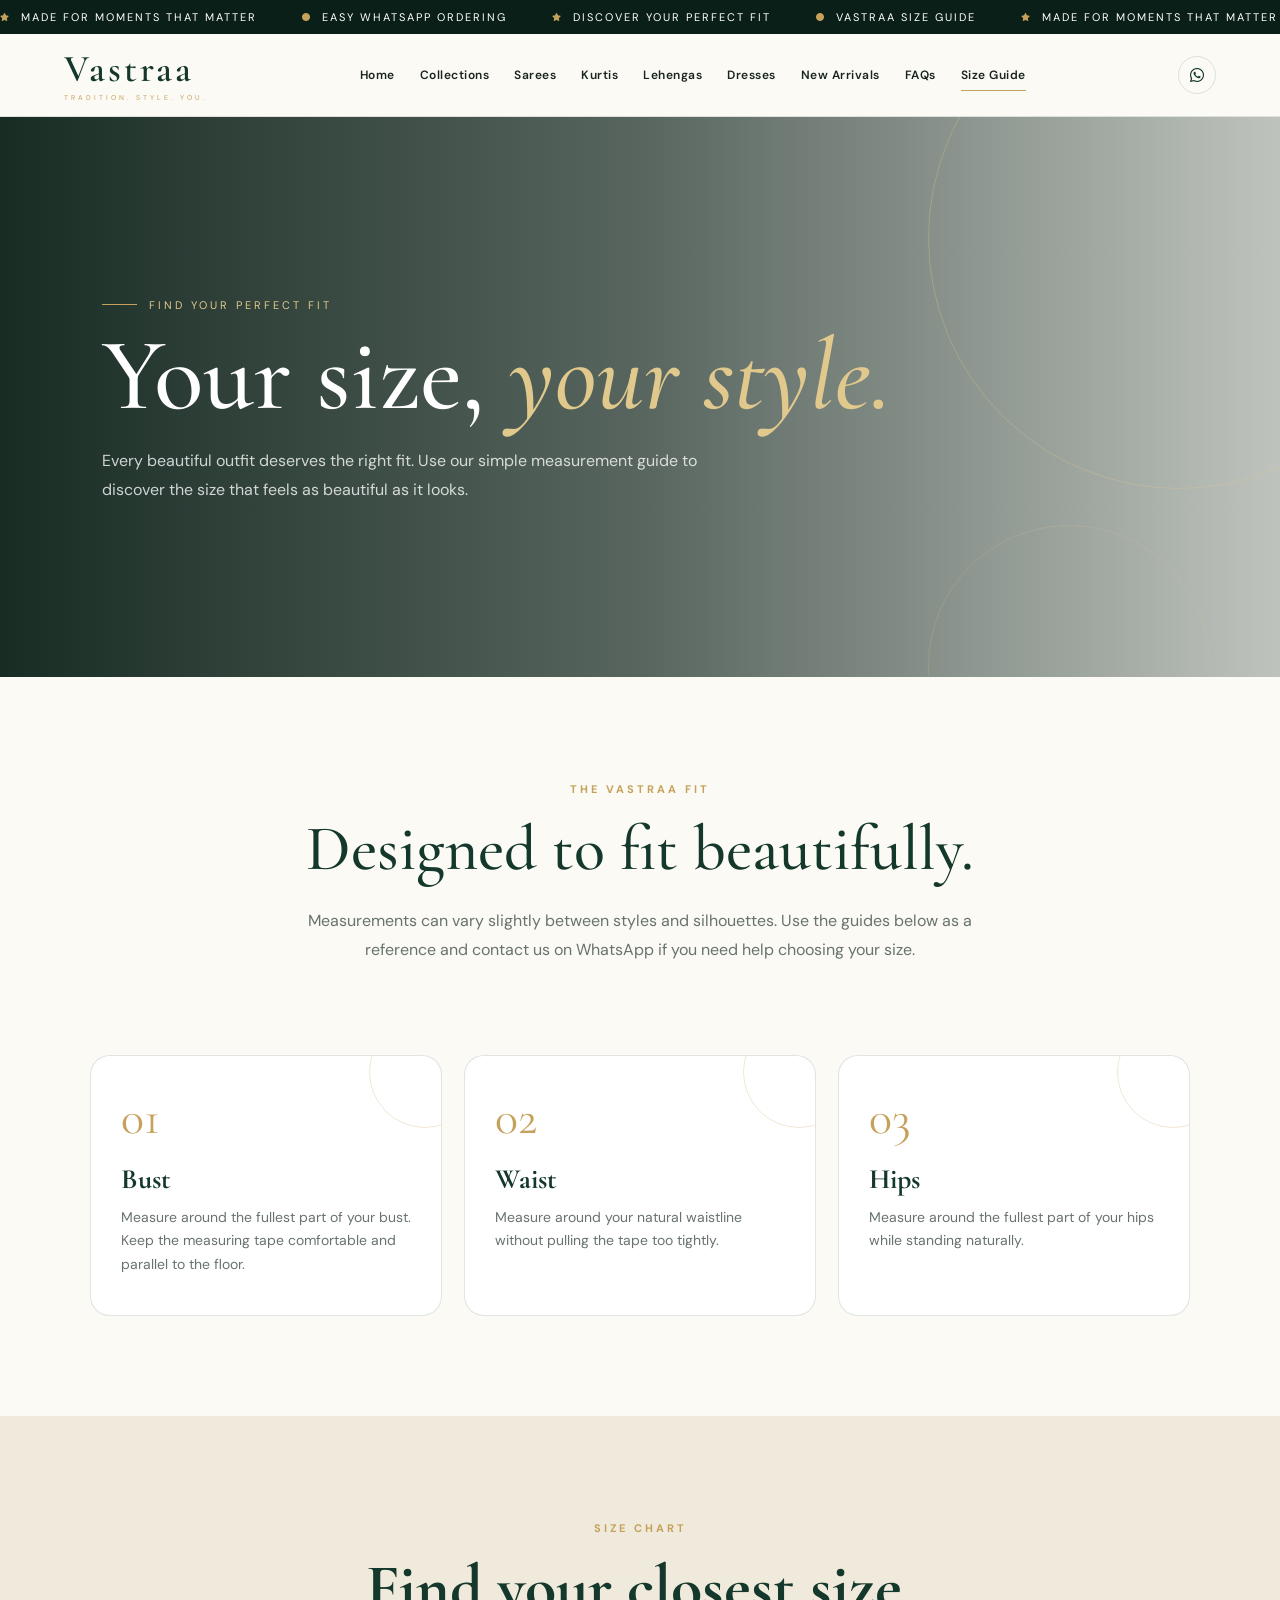
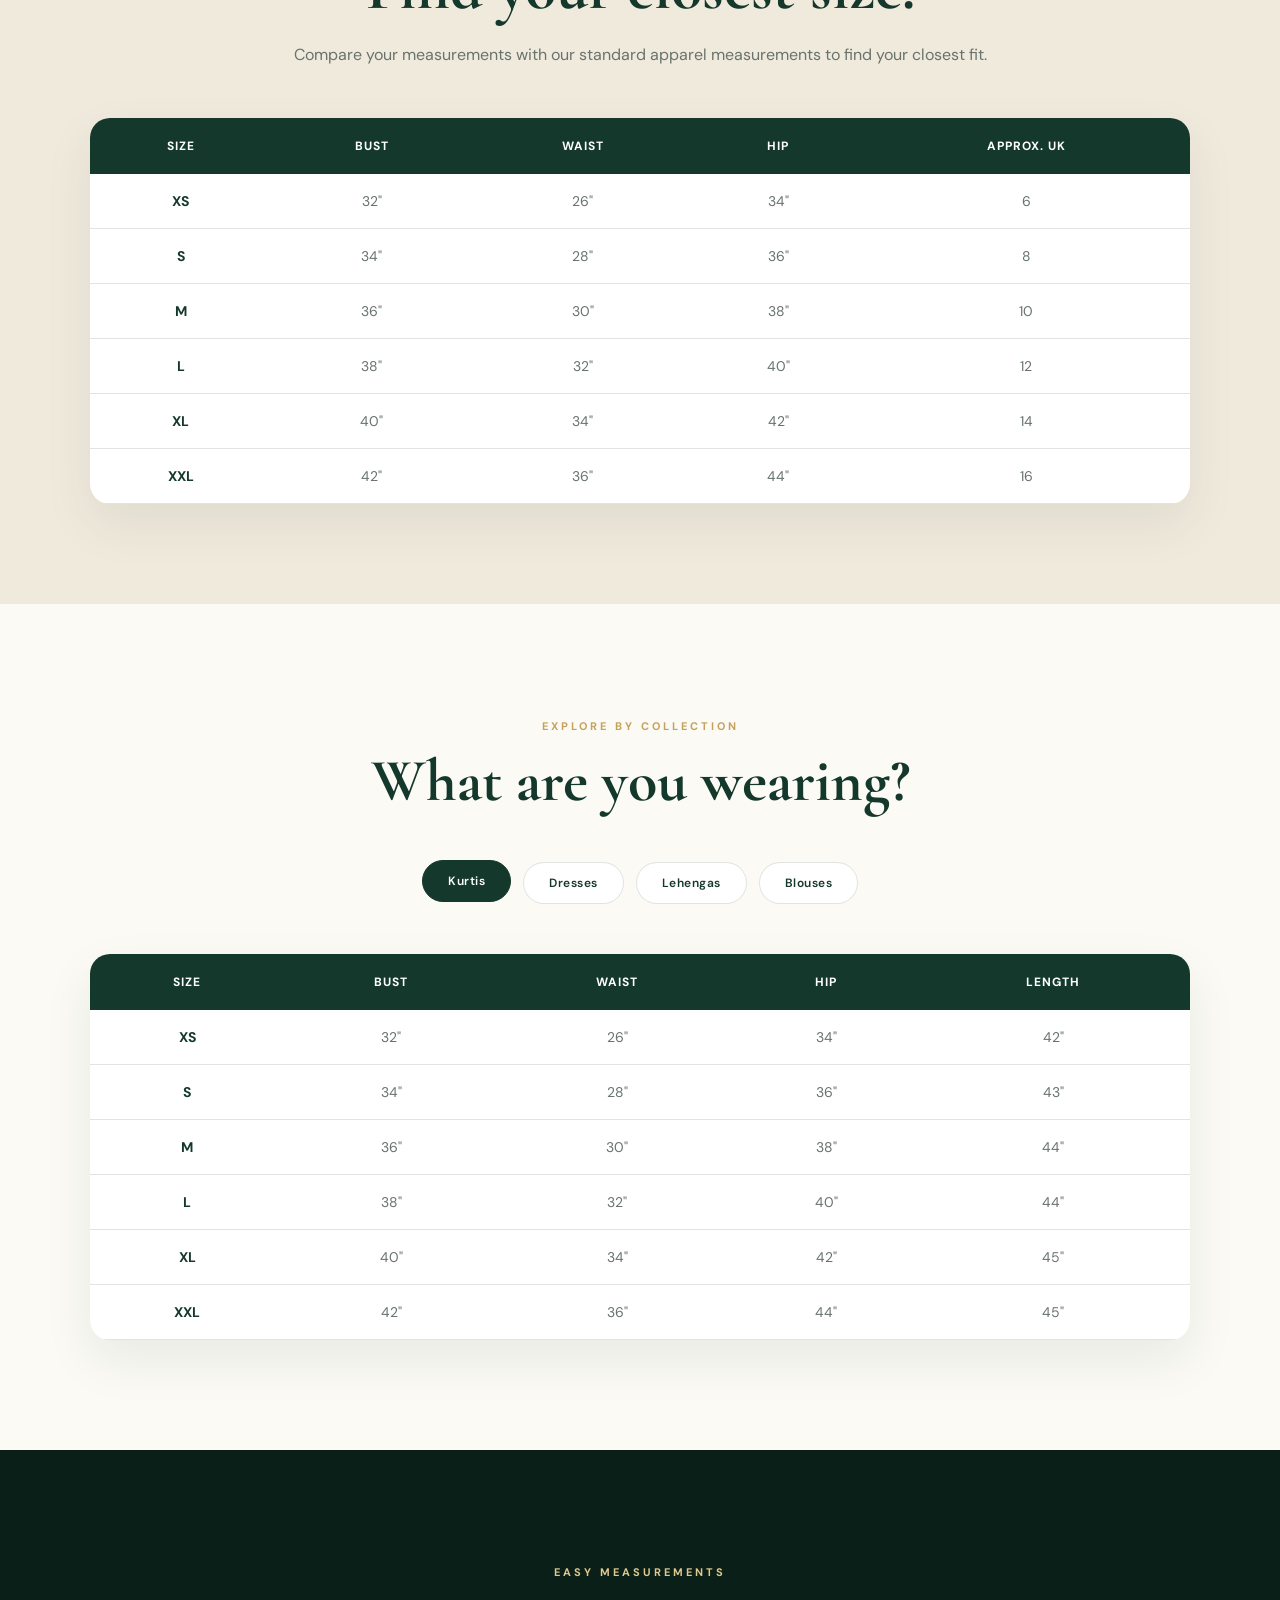
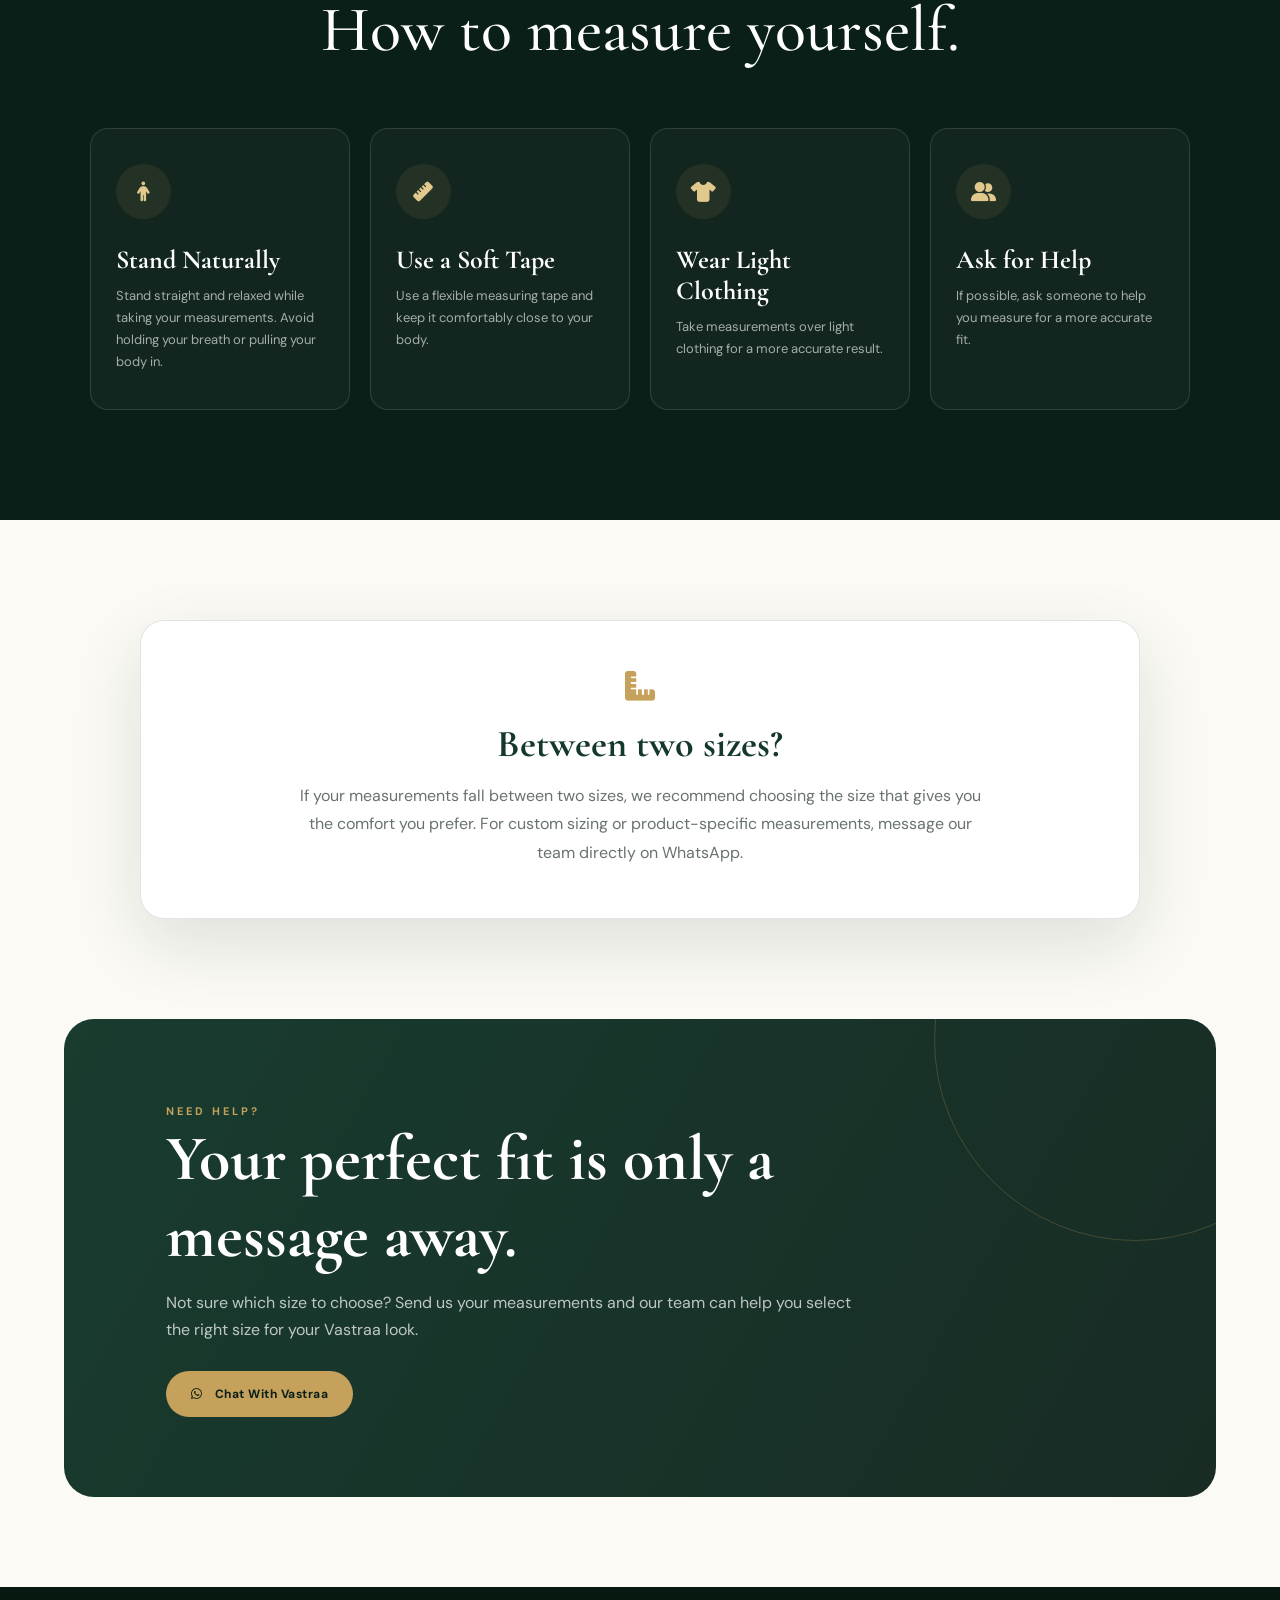
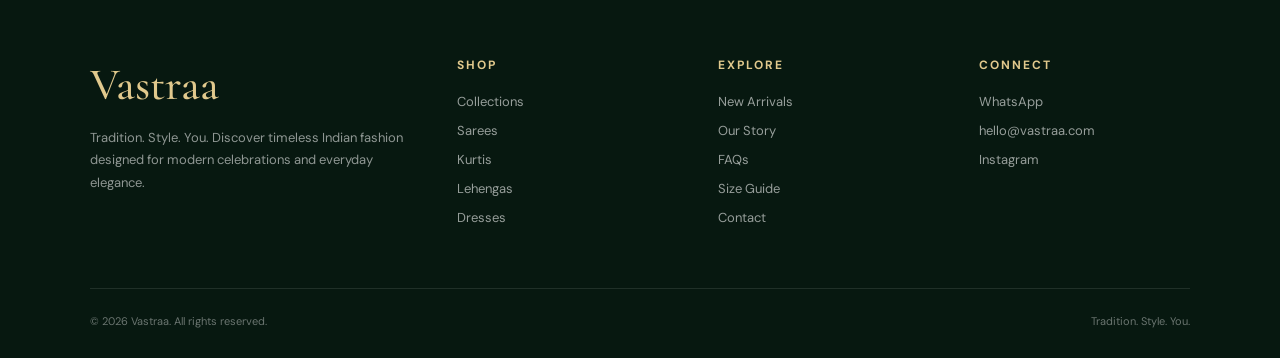
<file: sizeguide.html>
<!DOCTYPE html>
<html lang="en">

<head>
  <meta charset="UTF-8">
  <meta name="viewport" content="width=device-width, initial-scale=1.0">

  <title>Size Guide | Vastraa</title>

  <meta name="description"
    content="Vastraa Size Guide – Find your perfect fit for sarees, kurtis, lehengas and dresses.">

  <!-- Google Fonts -->
  <link rel="preconnect" href="https://fonts.googleapis.com">
  <link rel="preconnect" href="https://fonts.gstatic.com" crossorigin>

  <link
    href="https://fonts.googleapis.com/css2?family=Cormorant+Garamond:wght@400;500;600;700&family=DM+Sans:wght@400;500;600;700&display=swap"
    rel="stylesheet">

  <!-- Font Awesome -->
  <link rel="stylesheet" href="https://cdnjs.cloudflare.com/ajax/libs/font-awesome/6.5.2/css/all.min.css">

  <style>
    /* =========================================================
       VASTRAA SIZE GUIDE
       ========================================================= */

    :root {
      --emerald: #14382b;
      --deep: #0a1f17;
      --sage: #7d9a83;
      --gold: #c6a15b;
      --gold-light: #e1c98d;

      --cream: #fbfaf5;
      --paper: #f0eadc;
      --white: #ffffff;

      --ink: #18241f;
      --muted: #68736d;

      --line: rgba(20, 56, 43, 0.13);

      --shadow: 0 25px 70px rgba(14, 41, 32, 0.12);

      --transition: 0.4s cubic-bezier(.2, .8, .2, 1);
    }

    * {
      margin: 0;
      padding: 0;
      box-sizing: border-box;
    }

    html {
      scroll-behavior: smooth;
    }

    body {
      font-family: "DM Sans", sans-serif;
      background: var(--cream);
      color: var(--ink);
      overflow-x: hidden;
    }

    a {
      text-decoration: none;
      color: inherit;
    }

    button {
      font-family: inherit;
    }

    img {
      width: 100%;
      display: block;
    }

    /* =========================================================
       PRELOADER
       ========================================================= */

    .preloader {
      position: fixed;
      inset: 0;
      background: var(--deep);
      z-index: 9999;

      display: flex;
      align-items: center;
      justify-content: center;

      transition:
        opacity 0.7s ease,
        visibility 0.7s ease;
    }

    .preloader.hide {
      opacity: 0;
      visibility: hidden;
    }

    .loader-content {
      text-align: center;
      color: white;
    }

    .loader-logo {
      font-family: "Cormorant Garamond", serif;
      font-size: 4rem;
      letter-spacing: 5px;
      color: var(--gold-light);
      animation: logoPulse 1.6s ease-in-out infinite;
    }

    .loader-line {
      width: 120px;
      height: 1px;
      background: var(--gold);
      margin: 15px auto;
      transform-origin: left;
      animation: loaderLine 1.5s ease-in-out infinite;
    }

    .loader-text {
      font-size: 0.65rem;
      letter-spacing: 4px;
      text-transform: uppercase;
      opacity: 0.7;
    }

    @keyframes logoPulse {

      0%,
      100% {
        opacity: 0.55;
      }

      50% {
        opacity: 1;
      }
    }

    @keyframes loaderLine {
      0% {
        transform: scaleX(0);
      }

      50% {
        transform: scaleX(1);
      }

      100% {
        transform: scaleX(0);
      }
    }

    /* =========================================================
       ANNOUNCEMENT
       ========================================================= */

    .announcement {
      height: 34px;
      background: var(--deep);
      color: #fff;
      display: flex;
      align-items: center;
      overflow: hidden;
      white-space: nowrap;
    }

    .announcement-track {
      display: inline-flex;
      gap: 45px;
      animation: marquee 25s linear infinite;
      font-size: 11px;
      letter-spacing: 2px;
      text-transform: uppercase;
    }

    .announcement-track span {
      display: inline-flex;
      align-items: center;
      gap: 10px;
    }

    .announcement-track i {
      color: var(--gold);
      font-size: 8px;
    }

    @keyframes marquee {
      from {
        transform: translateX(0);
      }

      to {
        transform: translateX(-50%);
      }
    }

    /* =========================================================
       NAVBAR
       ========================================================= */

    .navbar {
      position: sticky;
      top: 0;
      z-index: 1000;

      background: rgba(251, 250, 245, 0.94);
      backdrop-filter: blur(16px);

      border-bottom: 1px solid var(--line);
    }

    .nav-container {
      max-width: 1400px;
      margin: auto;

      min-height: 82px;
      padding: 0 5%;

      display: flex;
      align-items: center;
      justify-content: space-between;
      gap: 25px;
    }

    .brand {
      display: flex;
      flex-direction: column;
      line-height: 1;
      flex-shrink: 0;
    }

    .brand-name {
      font-family: "Cormorant Garamond", serif;
      font-size: 38px;
      font-weight: 600;
      letter-spacing: 3px;
      color: var(--emerald);
    }

    .brand-tagline {
      margin-top: 6px;
      font-size: 7px;
      letter-spacing: 3px;
      text-transform: uppercase;
      color: var(--gold);
    }

    .nav-links {
      display: flex;
      align-items: center;
      gap: 25px;
    }

    .nav-links a {
      position: relative;
      font-size: 12px;
      font-weight: 600;
      letter-spacing: 0.5px;
      color: var(--ink);
      padding: 8px 0;
    }

    .nav-links a::after {
      content: "";
      position: absolute;
      left: 0;
      bottom: 0;

      width: 0;
      height: 1px;

      background: var(--gold);
      transition: width var(--transition);
    }

    .nav-links a:hover::after,
    .nav-links a.active::after {
      width: 100%;
    }

    .nav-actions {
      display: flex;
      align-items: center;
      gap: 14px;
    }

    .nav-icon {
      width: 38px;
      height: 38px;

      display: grid;
      place-items: center;

      border: 1px solid var(--line);
      border-radius: 50%;

      color: var(--emerald);

      transition: var(--transition);
    }

    .nav-icon:hover {
      background: var(--emerald);
      color: white;
      transform: translateY(-3px);
    }

    .menu-toggle {
      display: none;

      width: 42px;
      height: 42px;

      border: 1px solid var(--line);
      background: transparent;
      border-radius: 50%;

      color: var(--emerald);
      cursor: pointer;
    }

    /* =========================================================
       HERO
       ========================================================= */

    .hero {
      position: relative;
      min-height: 560px;

      display: flex;
      align-items: center;

      overflow: hidden;

      background:
        linear-gradient(90deg,
          rgba(10, 31, 23, 0.94),
          rgba(10, 31, 23, 0.68),
          rgba(10, 31, 23, 0.25)),
        url("https://images.unsplash.com/photo-1610030469983-98e550d6193c?auto=format&fit=crop&w=1800&q=90") center/cover;
    }

    .hero::before {
      content: "";
      position: absolute;
      width: 500px;
      height: 500px;

      border: 1px solid rgba(225, 201, 141, 0.3);
      border-radius: 50%;

      right: -150px;
      top: -130px;

      animation: rotateCircle 25s linear infinite;
    }

    .hero::after {
      content: "";
      position: absolute;
      width: 280px;
      height: 280px;

      border: 1px solid rgba(225, 201, 141, 0.2);
      border-radius: 50%;

      right: 70px;
      bottom: -130px;

      animation: rotateCircle 18s linear infinite reverse;
    }

    @keyframes rotateCircle {
      from {
        transform: rotate(0deg);
      }

      to {
        transform: rotate(360deg);
      }
    }

    .hero-content {
      position: relative;
      z-index: 2;

      width: min(800px, 90%);
      margin-left: 8%;

      color: white;
    }

    .eyebrow {
      display: inline-flex;
      align-items: center;
      gap: 12px;

      margin-bottom: 20px;

      color: var(--gold-light);

      font-size: 11px;
      letter-spacing: 3px;
      text-transform: uppercase;
    }

    .eyebrow::before {
      content: "";
      width: 35px;
      height: 1px;
      background: var(--gold);
    }

    .hero h1 {
      font-family: "Cormorant Garamond", serif;

      font-size: clamp(55px, 8vw, 105px);
      font-weight: 500;
      line-height: 0.85;

      margin-bottom: 28px;
    }

    .hero h1 span {
      color: var(--gold-light);
      font-style: italic;
    }

    .hero p {
      max-width: 600px;

      font-size: 16px;
      line-height: 1.8;

      color: rgba(255, 255, 255, 0.78);
    }

    /* =========================================================
       INTRO
       ========================================================= */

    .intro {
      padding: 100px 7% 60px;
      text-align: center;
    }

    .section-label {
      color: var(--gold);
      font-size: 11px;
      font-weight: 700;
      letter-spacing: 3px;
      text-transform: uppercase;
    }

    .intro h2 {
      margin-top: 12px;

      font-family: "Cormorant Garamond", serif;
      font-size: clamp(40px, 5vw, 68px);
      font-weight: 500;
      color: var(--emerald);
    }

    .intro p {
      max-width: 700px;
      margin: 20px auto 0;

      color: var(--muted);
      line-height: 1.8;
    }

    /* =========================================================
       MEASUREMENT CARDS
       ========================================================= */

    .measure-section {
      padding: 30px 7% 100px;
    }

    .measure-grid {
      max-width: 1250px;
      margin: auto;

      display: grid;
      grid-template-columns: repeat(3, 1fr);
      gap: 22px;
    }

    .measure-card {
      position: relative;

      padding: 38px 30px;

      background: white;

      border: 1px solid var(--line);
      border-radius: 20px;

      overflow: hidden;

      transition: var(--transition);
    }

    .measure-card::before {
      content: "";

      position: absolute;

      width: 110px;
      height: 110px;

      right: -40px;
      top: -40px;

      border: 1px solid rgba(198, 161, 91, 0.25);
      border-radius: 50%;

      transition: 0.6s ease;
    }

    .measure-card:hover {
      transform: translateY(-10px);
      box-shadow: var(--shadow);
      border-color: rgba(198, 161, 91, 0.4);
    }

    .measure-card:hover::before {
      transform: scale(2);
    }

    .measure-number {
      font-family: "Cormorant Garamond", serif;
      font-size: 48px;
      color: var(--gold);
      line-height: 1;
    }

    .measure-card h3 {
      margin: 20px 0 10px;

      font-family: "Cormorant Garamond", serif;
      font-size: 28px;

      color: var(--emerald);
    }

    .measure-card p {
      color: var(--muted);
      font-size: 14px;
      line-height: 1.7;
    }

    /* =========================================================
       SIZE TABLE SECTION
       ========================================================= */

    .size-section {
      padding: 100px 7%;

      background: var(--paper);
    }

    .size-heading {
      max-width: 800px;
      margin: auto;

      text-align: center;
    }

    .size-heading h2 {
      margin-top: 12px;

      font-family: "Cormorant Garamond", serif;
      font-size: clamp(42px, 5vw, 65px);

      color: var(--emerald);
    }

    .size-heading p {
      margin-top: 15px;

      color: var(--muted);
      line-height: 1.7;
    }

    .table-wrapper {
      max-width: 1150px;
      margin: 50px auto 0;

      overflow-x: auto;

      background: white;

      border-radius: 20px;

      box-shadow: 0 20px 50px rgba(20, 56, 43, 0.08);
    }

    .size-table {
      width: 100%;
      min-width: 700px;

      border-collapse: collapse;
    }

    .size-table th {
      padding: 20px 18px;

      background: var(--emerald);
      color: white;

      font-size: 12px;
      letter-spacing: 1px;
      text-transform: uppercase;

      text-align: center;
    }

    .size-table td {
      padding: 18px;

      border-bottom: 1px solid var(--line);

      text-align: center;

      color: var(--muted);
      font-size: 14px;
    }

    .size-table tbody tr {
      transition: 0.3s ease;
    }

    .size-table tbody tr:hover {
      background: #fbfaf5;
    }

    .size-table td:first-child {
      font-weight: 700;
      color: var(--emerald);
    }

    /* =========================================================
       PRODUCT CATEGORY TABS
       ========================================================= */

    .category-section {
      padding: 110px 7%;
    }

    .category-title {
      text-align: center;
      margin-bottom: 45px;
    }

    .category-title h2 {
      margin-top: 10px;

      font-family: "Cormorant Garamond", serif;
      font-size: 60px;

      color: var(--emerald);
    }

    .category-tabs {
      display: flex;
      justify-content: center;
      flex-wrap: wrap;
      gap: 12px;

      margin-bottom: 35px;
    }

    .category-tab {
      border: 1px solid var(--line);
      background: white;

      padding: 12px 25px;

      border-radius: 100px;

      cursor: pointer;

      font-size: 12px;
      font-weight: 600;

      letter-spacing: 0.5px;

      color: var(--emerald);

      transition: var(--transition);
    }

    .category-tab:hover,
    .category-tab.active {
      background: var(--emerald);
      color: white;
      border-color: var(--emerald);
      transform: translateY(-2px);
    }

    .category-table {
      max-width: 1150px;
      margin: auto;
    }

    .category-content {
      display: none;
      animation: fadeCategory 0.5s ease;
    }

    .category-content.active {
      display: block;
    }

    @keyframes fadeCategory {
      from {
        opacity: 0;
        transform: translateY(15px);
      }

      to {
        opacity: 1;
        transform: translateY(0);
      }
    }

    /* =========================================================
       HOW TO MEASURE
       ========================================================= */

    .how-section {
      padding: 110px 7%;
      background: var(--deep);
      color: white;
    }

    .how-heading {
      text-align: center;
      margin-bottom: 60px;
    }

    .how-heading .section-label {
      color: var(--gold-light);
    }

    .how-heading h2 {
      margin-top: 10px;

      font-family: "Cormorant Garamond", serif;
      font-size: clamp(42px, 5vw, 65px);

      font-weight: 500;
    }

    .how-grid {
      max-width: 1200px;
      margin: auto;

      display: grid;
      grid-template-columns: repeat(4, 1fr);
      gap: 20px;
    }

    .how-card {
      padding: 35px 25px;

      border: 1px solid rgba(255, 255, 255, 0.12);
      border-radius: 18px;

      background: rgba(255, 255, 255, 0.035);

      transition: var(--transition);
    }

    .how-card:hover {
      transform: translateY(-8px);
      border-color: rgba(198, 161, 91, 0.5);
      background: rgba(255, 255, 255, 0.06);
    }

    .how-icon {
      width: 55px;
      height: 55px;

      display: grid;
      place-items: center;

      border-radius: 50%;

      background: rgba(198, 161, 91, 0.1);
      color: var(--gold-light);

      font-size: 20px;

      margin-bottom: 25px;
    }

    .how-card h3 {
      font-family: "Cormorant Garamond", serif;
      font-size: 26px;

      margin-bottom: 10px;
    }

    .how-card p {
      color: rgba(255, 255, 255, 0.62);
      font-size: 13px;
      line-height: 1.7;
    }

    /* =========================================================
       NOTE
       ========================================================= */

    .note-section {
      padding: 100px 7%;
    }

    .note-box {
      max-width: 1000px;
      margin: auto;

      padding: 50px;

      background: white;

      border: 1px solid var(--line);
      border-radius: 24px;

      text-align: center;

      box-shadow: var(--shadow);
    }

    .note-box i {
      font-size: 30px;
      color: var(--gold);
      margin-bottom: 20px;
    }

    .note-box h3 {
      font-family: "Cormorant Garamond", serif;
      font-size: 38px;

      color: var(--emerald);

      margin-bottom: 15px;
    }

    .note-box p {
      max-width: 700px;
      margin: auto;

      color: var(--muted);
      line-height: 1.8;
    }

    /* =========================================================
       WHATSAPP CTA
       ========================================================= */

    .cta {
      position: relative;

      margin: 0 5% 90px;

      padding: 80px 8%;

      border-radius: 30px;

      overflow: hidden;

      background:
        linear-gradient(120deg,
          rgba(20, 56, 43, 0.98),
          rgba(10, 31, 23, 0.94));

      color: white;
    }

    .cta::after {
      content: "";

      position: absolute;

      width: 400px;
      height: 400px;

      border: 1px solid rgba(198, 161, 91, 0.25);

      border-radius: 50%;

      right: -120px;
      top: -180px;

      animation: rotateCircle 20s linear infinite;
    }

    .cta-content {
      position: relative;
      z-index: 2;

      max-width: 700px;
    }

    .cta h2 {
      font-family: "Cormorant Garamond", serif;
      font-size: clamp(40px, 5vw, 65px);

      margin-bottom: 15px;
    }

    .cta p {
      color: rgba(255, 255, 255, 0.72);
      line-height: 1.7;
    }

    .cta-button {
      display: inline-flex;
      align-items: center;
      gap: 12px;

      margin-top: 28px;

      padding: 15px 25px;

      background: var(--gold);
      color: var(--deep);

      border-radius: 100px;

      font-size: 12px;
      font-weight: 700;

      letter-spacing: 0.5px;

      transition: var(--transition);
    }

    .cta-button:hover {
      background: var(--gold-light);
      transform: translateY(-4px);
      box-shadow: 0 12px 30px rgba(198, 161, 91, 0.2);
    }

    /* =========================================================
       FOOTER
       ========================================================= */

    footer {
      background: #071810;
      color: white;

      padding: 70px 7% 30px;
    }

    .footer-grid {
      max-width: 1300px;
      margin: auto;

      display: grid;
      grid-template-columns: 1.5fr 1fr 1fr 1fr;
      gap: 50px;
    }

    .footer-brand h2 {
      font-family: "Cormorant Garamond", serif;
      font-size: 45px;
      font-weight: 500;

      color: var(--gold-light);
    }

    .footer-brand p {
      max-width: 330px;

      margin-top: 15px;

      color: rgba(255, 255, 255, 0.55);

      line-height: 1.7;
      font-size: 13px;
    }

    .footer-column h4 {
      color: var(--gold-light);

      font-size: 12px;
      letter-spacing: 2px;
      text-transform: uppercase;

      margin-bottom: 20px;
    }

    .footer-column a {
      display: block;

      margin-bottom: 12px;

      color: rgba(255, 255, 255, 0.58);

      font-size: 13px;

      transition: 0.3s ease;
    }

    .footer-column a:hover {
      color: white;
      transform: translateX(4px);
    }

    .footer-bottom {
      max-width: 1300px;
      margin: 50px auto 0;

      padding-top: 25px;

      border-top: 1px solid rgba(255, 255, 255, 0.1);

      display: flex;
      justify-content: space-between;
      gap: 20px;

      color: rgba(255, 255, 255, 0.4);

      font-size: 11px;
    }

    /* =========================================================
       BACK TO TOP
       ========================================================= */

    .back-top {
      position: fixed;

      right: 25px;
      bottom: 25px;

      width: 45px;
      height: 45px;

      border: none;
      border-radius: 50%;

      background: var(--gold);
      color: var(--deep);

      cursor: pointer;

      opacity: 0;
      visibility: hidden;

      transform: translateY(15px);

      transition: var(--transition);

      z-index: 900;
    }

    .back-top.show {
      opacity: 1;
      visibility: visible;
      transform: translateY(0);
    }

    .back-top:hover {
      transform: translateY(-4px);
    }

    /* =========================================================
       REVEAL
       ========================================================= */

    .reveal {
      opacity: 0;
      transform: translateY(35px);

      transition:
        opacity 0.8s ease,
        transform 0.8s ease;
    }

    .reveal.visible {
      opacity: 1;
      transform: translateY(0);
    }

    /* =========================================================
       RESPONSIVE
       ========================================================= */

    @media (max-width: 1100px) {

      .nav-links {
        gap: 15px;
      }

      .nav-links a {
        font-size: 11px;
      }

      .how-grid {
        grid-template-columns: repeat(2, 1fr);
      }

      .footer-grid {
        grid-template-columns: repeat(2, 1fr);
      }
    }

    @media (max-width: 850px) {

      .nav-links {
        position: absolute;

        left: 0;
        right: 0;
        top: 82px;

        padding: 25px 7%;

        background: rgba(251, 250, 245, 0.98);
        backdrop-filter: blur(15px);

        border-bottom: 1px solid var(--line);

        display: flex;
        flex-direction: column;
        align-items: flex-start;
        gap: 5px;

        opacity: 0;
        visibility: hidden;

        transform: translateY(-10px);

        transition: var(--transition);
      }

      .nav-links.active {
        opacity: 1;
        visibility: visible;
        transform: translateY(0);
      }

      .nav-links a {
        width: 100%;
        padding: 14px 0;
      }

      .menu-toggle {
        display: grid;
        place-items: center;
      }

      .nav-actions .nav-icon {
        display: none;
      }

      .measure-grid {
        grid-template-columns: 1fr;
      }

      .hero {
        min-height: 500px;
      }

      .hero-content {
        margin-left: 7%;
      }
    }

    @media (max-width: 650px) {

      .announcement {
        height: 30px;
      }

      .announcement-track {
        font-size: 9px;
      }

      .nav-container {
        min-height: 72px;
      }

      .brand-name {
        font-size: 32px;
      }

      .nav-links {
        top: 72px;
      }

      .hero {
        min-height: 470px;

        background-position: 62% center;
      }

      .hero h1 {
        font-size: 58px;
      }

      .hero p {
        font-size: 14px;
      }

      .intro,
      .category-section,
      .how-section,
      .size-section,
      .note-section {
        padding-top: 75px;
        padding-bottom: 75px;
      }

      .category-title h2 {
        font-size: 48px;
      }

      .how-grid {
        grid-template-columns: 1fr;
      }

      .note-box {
        padding: 35px 22px;
      }

      .note-box h3 {
        font-size: 32px;
      }

      .cta {
        margin: 0 4% 65px;
        padding: 60px 25px;
      }

      .footer-grid {
        grid-template-columns: 1fr;
        gap: 35px;
      }

      .footer-bottom {
        flex-direction: column;
      }
    }
  </style>
</head>

<body>

  <!-- =======================================================
       PRELOADER
       ======================================================= -->

  <div class="preloader">

    <div class="loader-content">

      <div class="loader-logo">
        Vastraa
      </div>

      <div class="loader-line"></div>

      <div class="loader-text">
        Tradition. Style. You.
      </div>

    </div>

  </div>


  <!-- =======================================================
       ANNOUNCEMENT
       ======================================================= -->

  <div class="announcement">

    <div class="announcement-track">

      <span>
        <i class="fa-solid fa-star"></i>
        Made for moments that matter
      </span>

      <span>
        <i class="fa-solid fa-circle"></i>
        Easy WhatsApp ordering
      </span>

      <span>
        <i class="fa-solid fa-star"></i>
        Discover your perfect fit
      </span>

      <span>
        <i class="fa-solid fa-circle"></i>
        Vastraa Size Guide
      </span>

      <span>
        <i class="fa-solid fa-star"></i>
        Made for moments that matter
      </span>

      <span>
        <i class="fa-solid fa-circle"></i>
        Easy WhatsApp ordering
      </span>

    </div>

  </div>


  <!-- =======================================================
       NAVBAR
       ======================================================= -->

  <nav class="navbar">

    <div class="nav-container">

      <a href="index.html" class="brand">

        <span class="brand-name">
          Vastraa
        </span>

        <span class="brand-tagline">
          Tradition. Style. You.
        </span>

      </a>


      <div class="nav-links" id="navLinks">

        <a href="index.html">
          Home
        </a>

        <a href="collections.html">
          Collections
        </a>

        <a href="sarees.html">
          Sarees
        </a>

        <a href="kurtis.html">
          Kurtis
        </a>

        <a href="lehengas.html">
          Lehengas
        </a>

        <a href="dresses.html">
          Dresses
        </a>

        <a href="new-arrivals.html">
          New Arrivals
        </a>

        <a href="faq.html">
          FAQs
        </a>

        <a href="size-guide.html" class="active">
          Size Guide
        </a>

      </div>


      <div class="nav-actions">

        <a href="https://wa.me/919999999999" class="nav-icon" target="_blank" rel="noopener" aria-label="WhatsApp">
          <i class="fa-brands fa-whatsapp"></i>
        </a>

        <button class="menu-toggle" id="menuToggle" aria-label="Open menu">
          <i class="fa-solid fa-bars"></i>
        </button>

      </div>

    </div>

  </nav>


  <!-- =======================================================
       HERO
       ======================================================= -->

  <header class="hero">

    <div class="hero-content reveal">

      <div class="eyebrow">
        Find Your Perfect Fit
      </div>

      <h1>
        Your size,
        <span>your style.</span>
      </h1>

      <p>
        Every beautiful outfit deserves the right fit.
        Use our simple measurement guide to discover the
        size that feels as beautiful as it looks.
      </p>

    </div>

  </header>


  <!-- =======================================================
       INTRO
       ======================================================= -->

  <section class="intro reveal">

    <span class="section-label">
      The Vastraa Fit
    </span>

    <h2>
      Designed to fit beautifully.
    </h2>

    <p>
      Measurements can vary slightly between styles and silhouettes.
      Use the guides below as a reference and contact us on WhatsApp
      if you need help choosing your size.
    </p>

  </section>


  <!-- =======================================================
       MEASUREMENT CARDS
       ======================================================= -->

  <section class="measure-section">

    <div class="measure-grid">

      <article class="measure-card reveal">

        <span class="measure-number">
          01
        </span>

        <h3>
          Bust
        </h3>

        <p>
          Measure around the fullest part of your bust.
          Keep the measuring tape comfortable and parallel to the floor.
        </p>

      </article>


      <article class="measure-card reveal">

        <span class="measure-number">
          02
        </span>

        <h3>
          Waist
        </h3>

        <p>
          Measure around your natural waistline without pulling
          the tape too tightly.
        </p>

      </article>


      <article class="measure-card reveal">

        <span class="measure-number">
          03
        </span>

        <h3>
          Hips
        </h3>

        <p>
          Measure around the fullest part of your hips while
          standing naturally.
        </p>

      </article>

    </div>

  </section>


  <!-- =======================================================
       STANDARD SIZE TABLE
       ======================================================= -->

  <section class="size-section">

    <div class="size-heading reveal">

      <span class="section-label">
        Size Chart
      </span>

      <h2>
        Find your closest size.
      </h2>

      <p>
        Compare your measurements with our standard apparel
        measurements to find your closest fit.
      </p>

    </div>


    <div class="table-wrapper reveal">

      <table class="size-table">

        <thead>

          <tr>
            <th>Size</th>
            <th>Bust</th>
            <th>Waist</th>
            <th>Hip</th>
            <th>Approx. UK</th>
          </tr>

        </thead>

        <tbody>

          <tr>
            <td>XS</td>
            <td>32"</td>
            <td>26"</td>
            <td>34"</td>
            <td>6</td>
          </tr>

          <tr>
            <td>S</td>
            <td>34"</td>
            <td>28"</td>
            <td>36"</td>
            <td>8</td>
          </tr>

          <tr>
            <td>M</td>
            <td>36"</td>
            <td>30"</td>
            <td>38"</td>
            <td>10</td>
          </tr>

          <tr>
            <td>L</td>
            <td>38"</td>
            <td>32"</td>
            <td>40"</td>
            <td>12</td>
          </tr>

          <tr>
            <td>XL</td>
            <td>40"</td>
            <td>34"</td>
            <td>42"</td>
            <td>14</td>
          </tr>

          <tr>
            <td>XXL</td>
            <td>42"</td>
            <td>36"</td>
            <td>44"</td>
            <td>16</td>
          </tr>

        </tbody>

      </table>

    </div>

  </section>


  <!-- =======================================================
       CATEGORY SIZE GUIDE
       ======================================================= -->

  <section class="category-section">

    <div class="category-title reveal">

      <span class="section-label">
        Explore By Collection
      </span>

      <h2>
        What are you wearing?
      </h2>

    </div>


    <div class="category-tabs reveal">

      <button class="category-tab active" data-category="kurtis">
        Kurtis
      </button>

      <button class="category-tab" data-category="dresses">
        Dresses
      </button>

      <button class="category-tab" data-category="lehengas">
        Lehengas
      </button>

      <button class="category-tab" data-category="blouses">
        Blouses
      </button>

    </div>


    <div class="category-table">

      <!-- KURTIS -->

      <div class="category-content active" id="kurtis">

        <div class="table-wrapper">

          <table class="size-table">

            <thead>

              <tr>
                <th>Size</th>
                <th>Bust</th>
                <th>Waist</th>
                <th>Hip</th>
                <th>Length</th>
              </tr>

            </thead>

            <tbody>

              <tr>
                <td>XS</td>
                <td>32"</td>
                <td>26"</td>
                <td>34"</td>
                <td>42"</td>
              </tr>

              <tr>
                <td>S</td>
                <td>34"</td>
                <td>28"</td>
                <td>36"</td>
                <td>43"</td>
              </tr>

              <tr>
                <td>M</td>
                <td>36"</td>
                <td>30"</td>
                <td>38"</td>
                <td>44"</td>
              </tr>

              <tr>
                <td>L</td>
                <td>38"</td>
                <td>32"</td>
                <td>40"</td>
                <td>44"</td>
              </tr>

              <tr>
                <td>XL</td>
                <td>40"</td>
                <td>34"</td>
                <td>42"</td>
                <td>45"</td>
              </tr>

              <tr>
                <td>XXL</td>
                <td>42"</td>
                <td>36"</td>
                <td>44"</td>
                <td>45"</td>
              </tr>

            </tbody>

          </table>

        </div>

      </div>


      <!-- DRESSES -->

      <div class="category-content" id="dresses">

        <div class="table-wrapper">

          <table class="size-table">

            <thead>

              <tr>
                <th>Size</th>
                <th>Bust</th>
                <th>Waist</th>
                <th>Hip</th>
                <th>Length</th>
              </tr>

            </thead>

            <tbody>

              <tr>
                <td>XS</td>
                <td>32"</td>
                <td>26"</td>
                <td>34"</td>
                <td>50"</td>
              </tr>

              <tr>
                <td>S</td>
                <td>34"</td>
                <td>28"</td>
                <td>36"</td>
                <td>51"</td>
              </tr>

              <tr>
                <td>M</td>
                <td>36"</td>
                <td>30"</td>
                <td>38"</td>
                <td>52"</td>
              </tr>

              <tr>
                <td>L</td>
                <td>38"</td>
                <td>32"</td>
                <td>40"</td>
                <td>53"</td>
              </tr>

              <tr>
                <td>XL</td>
                <td>40"</td>
                <td>34"</td>
                <td>42"</td>
                <td>54"</td>
              </tr>

              <tr>
                <td>XXL</td>
                <td>42"</td>
                <td>36"</td>
                <td>44"</td>
                <td>55"</td>
              </tr>

            </tbody>

          </table>

        </div>

      </div>


      <!-- LEHENGAS -->

      <div class="category-content" id="lehengas">

        <div class="table-wrapper">

          <table class="size-table">

            <thead>

              <tr>
                <th>Size</th>
                <th>Waist</th>
                <th>Hip</th>
                <th>Skirt Length</th>
                <th>Blouse Bust</th>
              </tr>

            </thead>

            <tbody>

              <tr>
                <td>XS</td>
                <td>26"</td>
                <td>34"</td>
                <td>42"</td>
                <td>32"</td>
              </tr>

              <tr>
                <td>S</td>
                <td>28"</td>
                <td>36"</td>
                <td>42"</td>
                <td>34"</td>
              </tr>

              <tr>
                <td>M</td>
                <td>30"</td>
                <td>38"</td>
                <td>43"</td>
                <td>36"</td>
              </tr>

              <tr>
                <td>L</td>
                <td>32"</td>
                <td>40"</td>
                <td>43"</td>
                <td>38"</td>
              </tr>

              <tr>
                <td>XL</td>
                <td>34"</td>
                <td>42"</td>
                <td>44"</td>
                <td>40"</td>
              </tr>

              <tr>
                <td>XXL</td>
                <td>36"</td>
                <td>44"</td>
                <td>44"</td>
                <td>42"</td>
              </tr>

            </tbody>

          </table>

        </div>

      </div>


      <!-- BLOUSES -->

      <div class="category-content" id="blouses">

        <div class="table-wrapper">

          <table class="size-table">

            <thead>

              <tr>
                <th>Size</th>
                <th>Bust</th>
                <th>Waist</th>
                <th>Shoulder</th>
                <th>Sleeve</th>
              </tr>

            </thead>

            <tbody>

              <tr>
                <td>XS</td>
                <td>32"</td>
                <td>26"</td>
                <td>13"</td>
                <td>10"</td>
              </tr>

              <tr>
                <td>S</td>
                <td>34"</td>
                <td>28"</td>
                <td>14"</td>
                <td>10"</td>
              </tr>

              <tr>
                <td>M</td>
                <td>36"</td>
                <td>30"</td>
                <td>15"</td>
                <td>11"</td>
              </tr>

              <tr>
                <td>L</td>
                <td>38"</td>
                <td>32"</td>
                <td>16"</td>
                <td>11"</td>
              </tr>

              <tr>
                <td>XL</td>
                <td>40"</td>
                <td>34"</td>
                <td>17"</td>
                <td>12"</td>
              </tr>

              <tr>
                <td>XXL</td>
                <td>42"</td>
                <td>36"</td>
                <td>18"</td>
                <td>12"</td>
              </tr>

            </tbody>

          </table>

        </div>

      </div>

    </div>

  </section>


  <!-- =======================================================
       HOW TO MEASURE
       ======================================================= -->

  <section class="how-section">

    <div class="how-heading reveal">

      <span class="section-label">
        Easy Measurements
      </span>

      <h2>
        How to measure yourself.
      </h2>

    </div>


    <div class="how-grid">

      <article class="how-card reveal">

        <div class="how-icon">
          <i class="fa-solid fa-person"></i>
        </div>

        <h3>
          Stand Naturally
        </h3>

        <p>
          Stand straight and relaxed while taking your measurements.
          Avoid holding your breath or pulling your body in.
        </p>

      </article>


      <article class="how-card reveal">

        <div class="how-icon">
          <i class="fa-solid fa-ruler"></i>
        </div>

        <h3>
          Use a Soft Tape
        </h3>

        <p>
          Use a flexible measuring tape and keep it comfortably
          close to your body.
        </p>

      </article>


      <article class="how-card reveal">

        <div class="how-icon">
          <i class="fa-solid fa-shirt"></i>
        </div>

        <h3>
          Wear Light Clothing
        </h3>

        <p>
          Take measurements over light clothing for a more accurate
          result.
        </p>

      </article>


      <article class="how-card reveal">

        <div class="how-icon">
          <i class="fa-solid fa-user-group"></i>
        </div>

        <h3>
          Ask for Help
        </h3>

        <p>
          If possible, ask someone to help you measure for a more
          accurate fit.
        </p>

      </article>

    </div>

  </section>


  <!-- =======================================================
       NOTE
       ======================================================= -->

  <section class="note-section">

    <div class="note-box reveal">

      <i class="fa-solid fa-ruler-combined"></i>

      <h3>
        Between two sizes?
      </h3>

      <p>
        If your measurements fall between two sizes, we recommend
        choosing the size that gives you the comfort you prefer.
        For custom sizing or product-specific measurements,
        message our team directly on WhatsApp.
      </p>

    </div>

  </section>


  <!-- =======================================================
       CTA
       ======================================================= -->

  <section class="cta reveal">

    <div class="cta-content">

      <span class="section-label">
        Need Help?
      </span>

      <h2>
        Your perfect fit is only a message away.
      </h2>

      <p>
        Not sure which size to choose?
        Send us your measurements and our team can help you
        select the right size for your Vastraa look.
      </p>

      <a href="https://wa.me/919999999999?text=Hello%20Vastraa%2C%20I%20need%20help%20choosing%20my%20size."
        target="_blank" rel="noopener" class="cta-button">
        <i class="fa-brands fa-whatsapp"></i>
        Chat With Vastraa
      </a>

    </div>

  </section>


  <!-- =======================================================
       FOOTER
       ======================================================= -->

  <footer>

    <div class="footer-grid">

      <div class="footer-brand">

        <h2>
          Vastraa
        </h2>

        <p>
          Tradition. Style. You.
          Discover timeless Indian fashion designed
          for modern celebrations and everyday elegance.
        </p>

      </div>


      <div class="footer-column">

        <h4>
          Shop
        </h4>

        <a href="collections.html">
          Collections
        </a>

        <a href="sarees.html">
          Sarees
        </a>

        <a href="kurtis.html">
          Kurtis
        </a>

        <a href="lehengas.html">
          Lehengas
        </a>

        <a href="dresses.html">
          Dresses
        </a>

      </div>


      <div class="footer-column">

        <h4>
          Explore
        </h4>

        <a href="new-arrivals.html">
          New Arrivals
        </a>

        <a href="about.html">
          Our Story
        </a>

        <a href="faq.html">
          FAQs
        </a>

        <a href="size-guide.html">
          Size Guide
        </a>

        <a href="contact.html">
          Contact
        </a>

      </div>


      <div class="footer-column">

        <h4>
          Connect
        </h4>

        <a href="https://wa.me/919999999999" target="_blank" rel="noopener">
          WhatsApp
        </a>

        <a href="mailto:hello@vastraa.com">
          hello@vastraa.com
        </a>

        <a href="#">
          Instagram
        </a>

      </div>

    </div>


    <div class="footer-bottom">

      <span>
        © 2026 Vastraa. All rights reserved.
      </span>

      <span>
        Tradition. Style. You.
      </span>

    </div>

  </footer>


  <!-- =======================================================
       BACK TO TOP
       ======================================================= -->

  <button class="back-top" id="backTop" aria-label="Back to top">
    <i class="fa-solid fa-arrow-up"></i>
  </button>


  <!-- =======================================================
       JAVASCRIPT
       ======================================================= -->

  <script>

    /* =====================================================
       PRELOADER
       ===================================================== */

    window.addEventListener("load", () => {

      const preloader = document.querySelector(".preloader");

      setTimeout(() => {
        preloader.classList.add("hide");
      }, 700);

    });


    /* =====================================================
       MOBILE MENU
       ===================================================== */

    const menuToggle = document.getElementById("menuToggle");
    const navLinks = document.getElementById("navLinks");

    menuToggle.addEventListener("click", () => {

      navLinks.classList.toggle("active");

      const icon = menuToggle.querySelector("i");

      if (navLinks.classList.contains("active")) {

        icon.classList.remove("fa-bars");
        icon.classList.add("fa-xmark");

      } else {

        icon.classList.remove("fa-xmark");
        icon.classList.add("fa-bars");

      }

    });


    /* Close menu when link is clicked */

    document.querySelectorAll(".nav-links a").forEach(link => {

      link.addEventListener("click", () => {

        navLinks.classList.remove("active");

        const icon = menuToggle.querySelector("i");

        icon.classList.remove("fa-xmark");
        icon.classList.add("fa-bars");

      });

    });


    /* =====================================================
       CATEGORY TABS
       ===================================================== */

    const categoryTabs =
      document.querySelectorAll(".category-tab");

    const categoryContents =
      document.querySelectorAll(".category-content");

    categoryTabs.forEach(tab => {

      tab.addEventListener("click", () => {

        const category = tab.dataset.category;

        categoryTabs.forEach(item => {
          item.classList.remove("active");
        });

        categoryContents.forEach(content => {
          content.classList.remove("active");
        });

        tab.classList.add("active");

        const selected =
          document.getElementById(category);

        if (selected) {
          selected.classList.add("active");
        }

      });

    });


    /* =====================================================
       SCROLL REVEAL
       ===================================================== */

    const revealElements =
      document.querySelectorAll(".reveal");

    const revealObserver =
      new IntersectionObserver(
        (entries, observer) => {

          entries.forEach(entry => {

            if (entry.isIntersecting) {

              entry.target.classList.add("visible");

              observer.unobserve(entry.target);

            }

          });

        },
        {
          threshold: 0.12
        }
      );

    revealElements.forEach(element => {
      revealObserver.observe(element);
    });


    /* =====================================================
       BACK TO TOP
       ===================================================== */

    const backTop =
      document.getElementById("backTop");

    window.addEventListener("scroll", () => {

      if (window.scrollY > 500) {

        backTop.classList.add("show");

      } else {

        backTop.classList.remove("show");

      }

    });


    backTop.addEventListener("click", () => {

      window.scrollTo({
        top: 0,
        behavior: "smooth"
      });

    });

  </script>

</body>

</html>
</file>
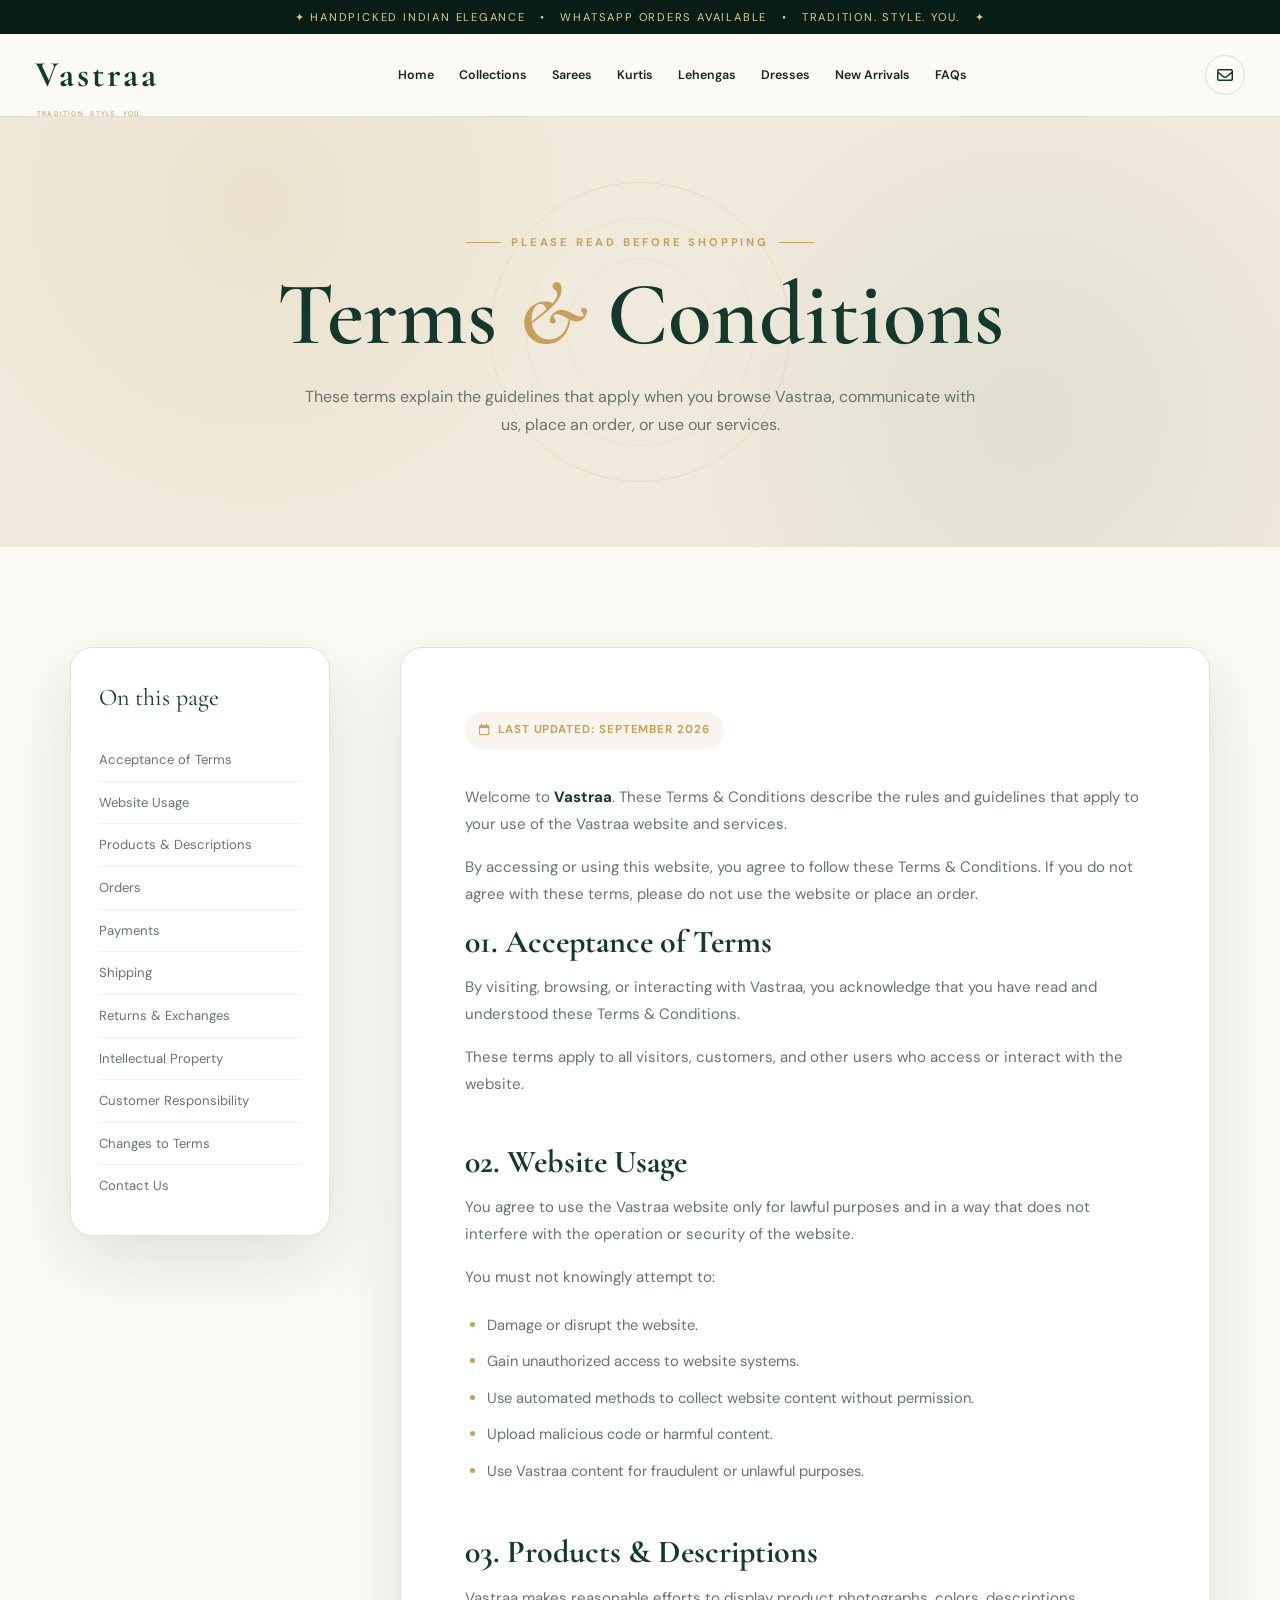
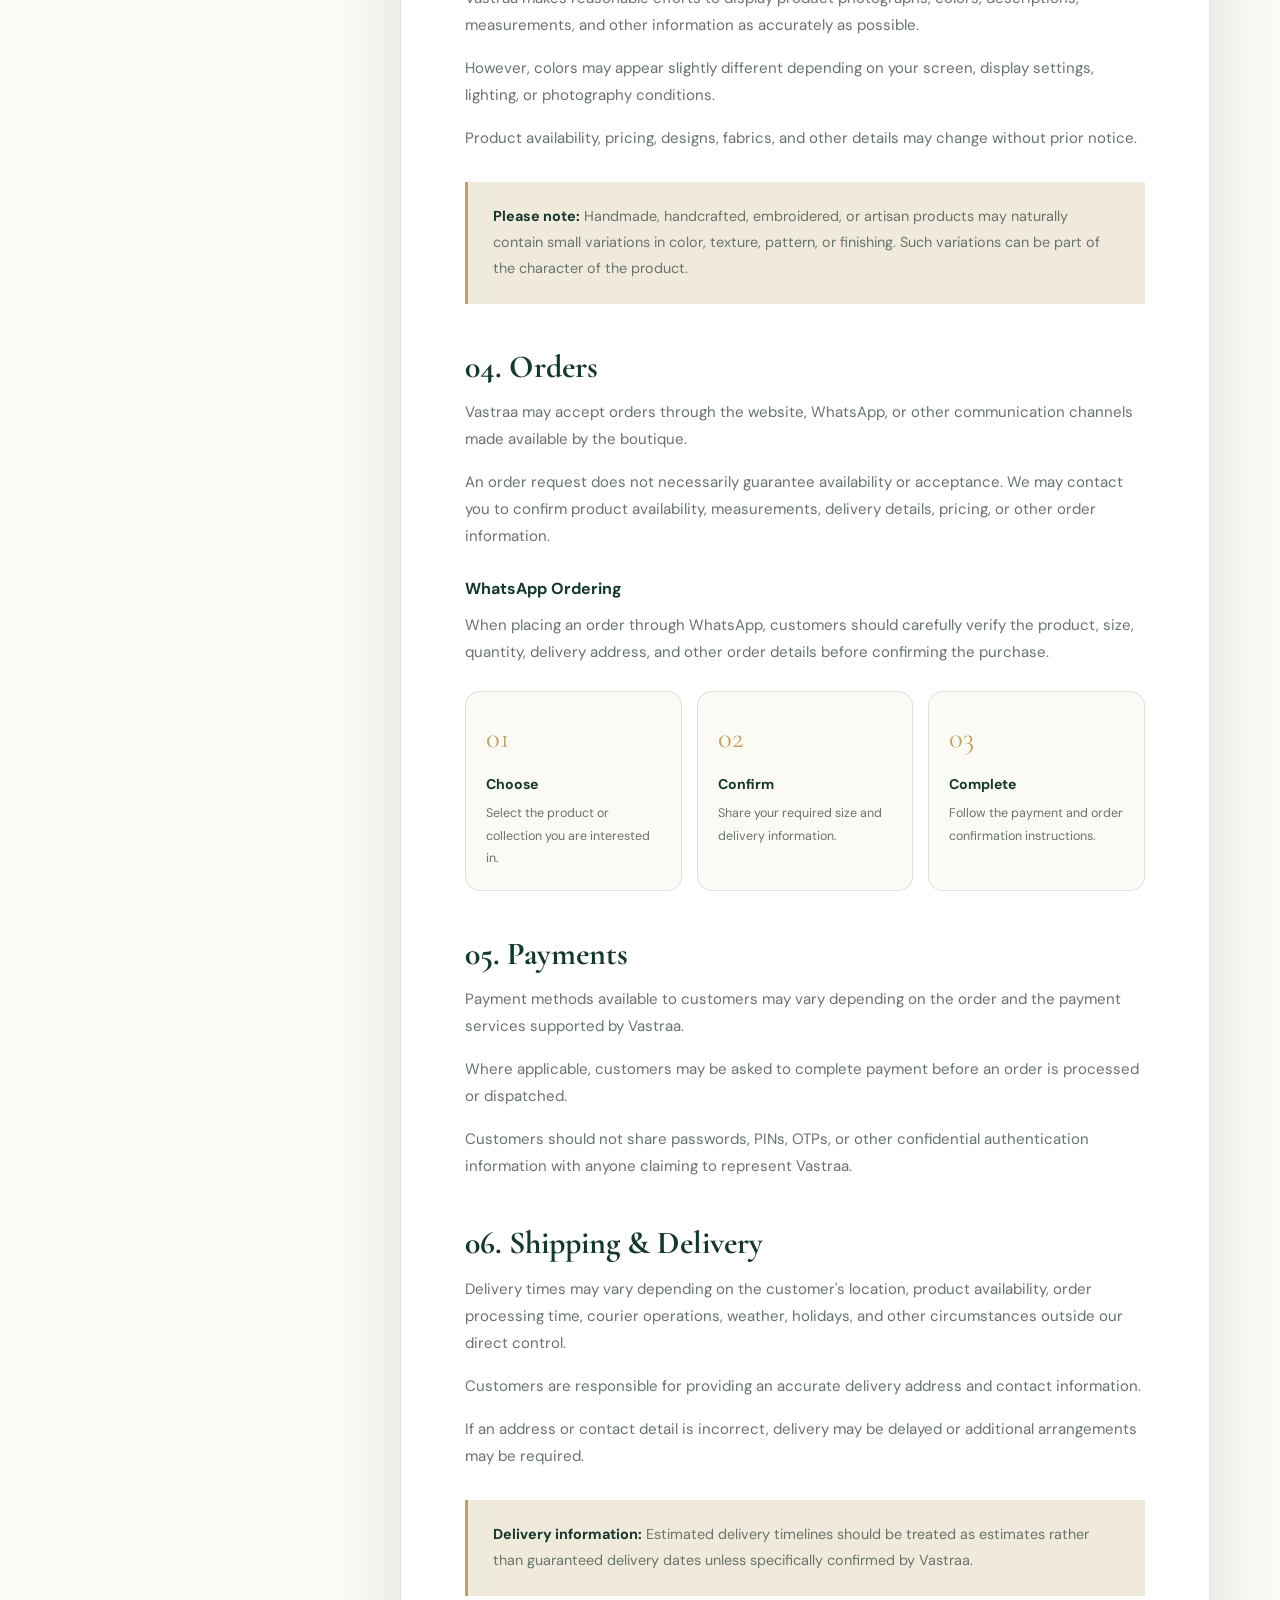
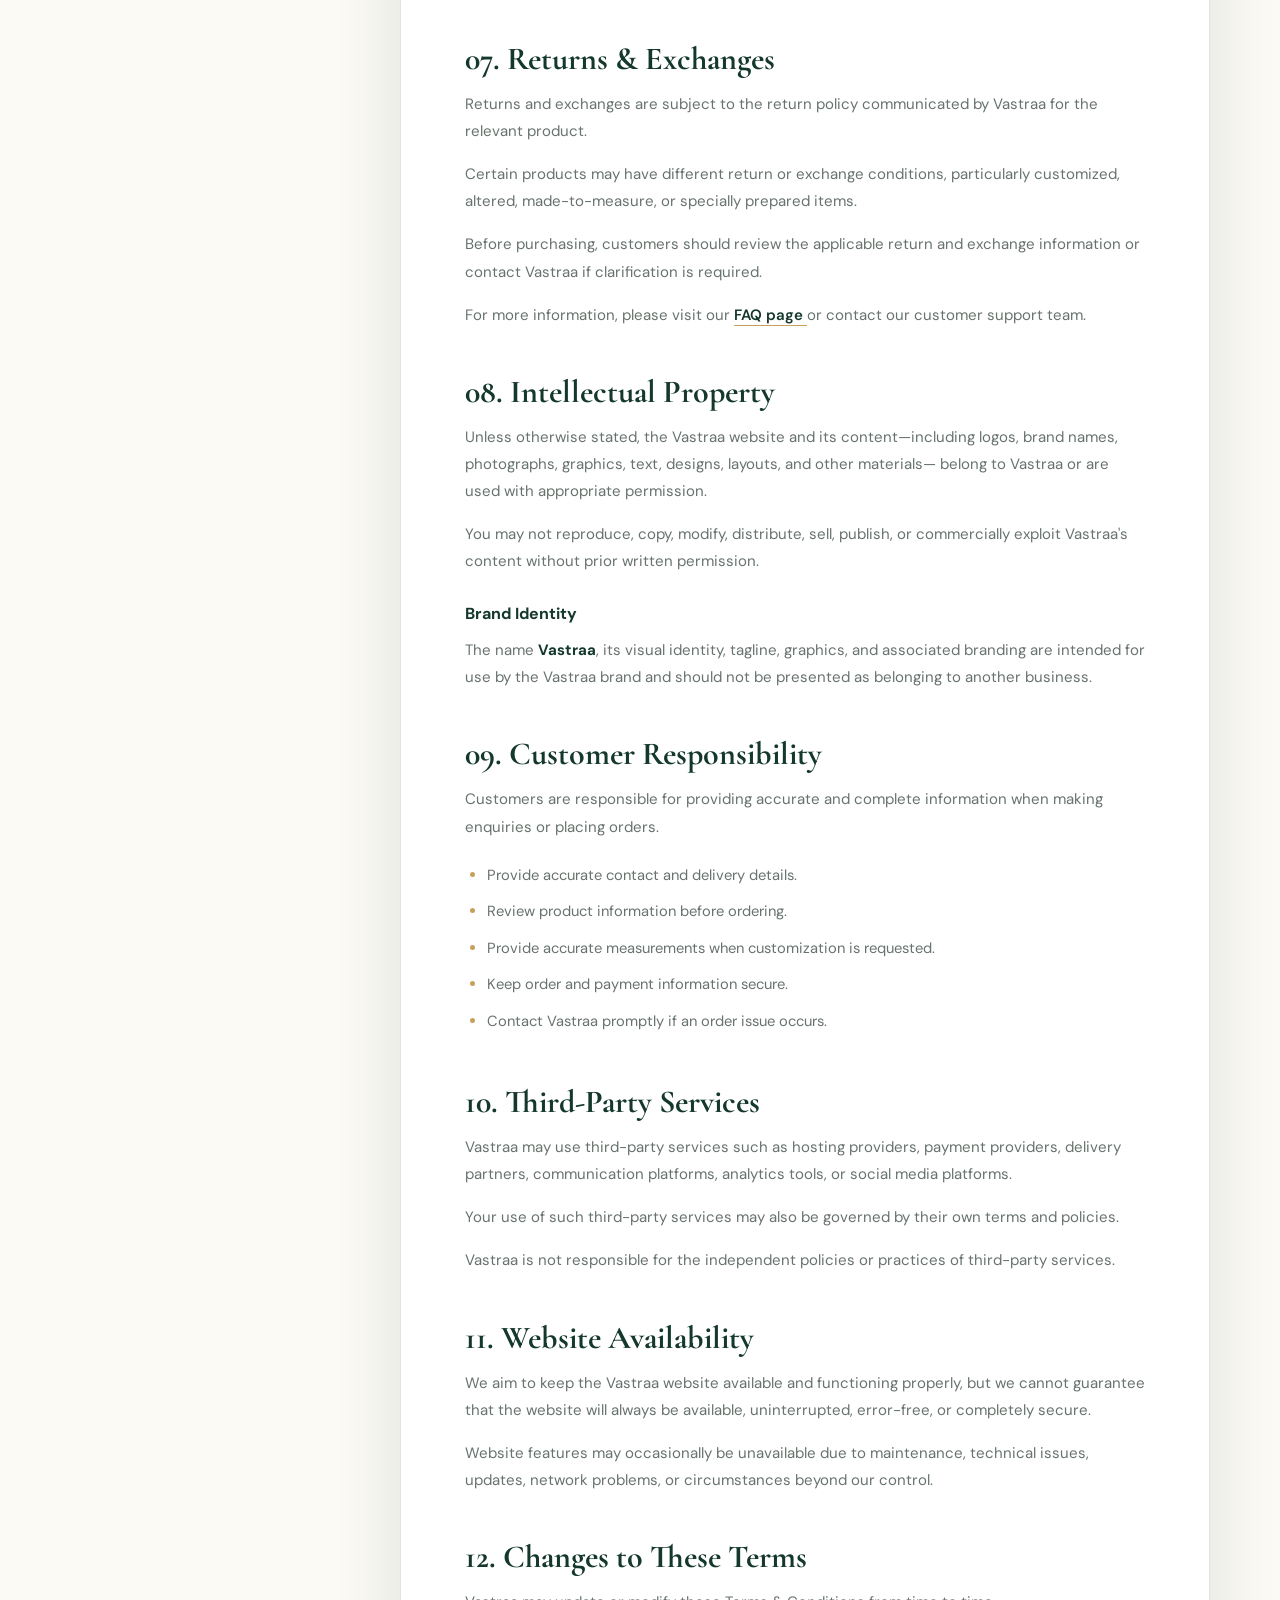
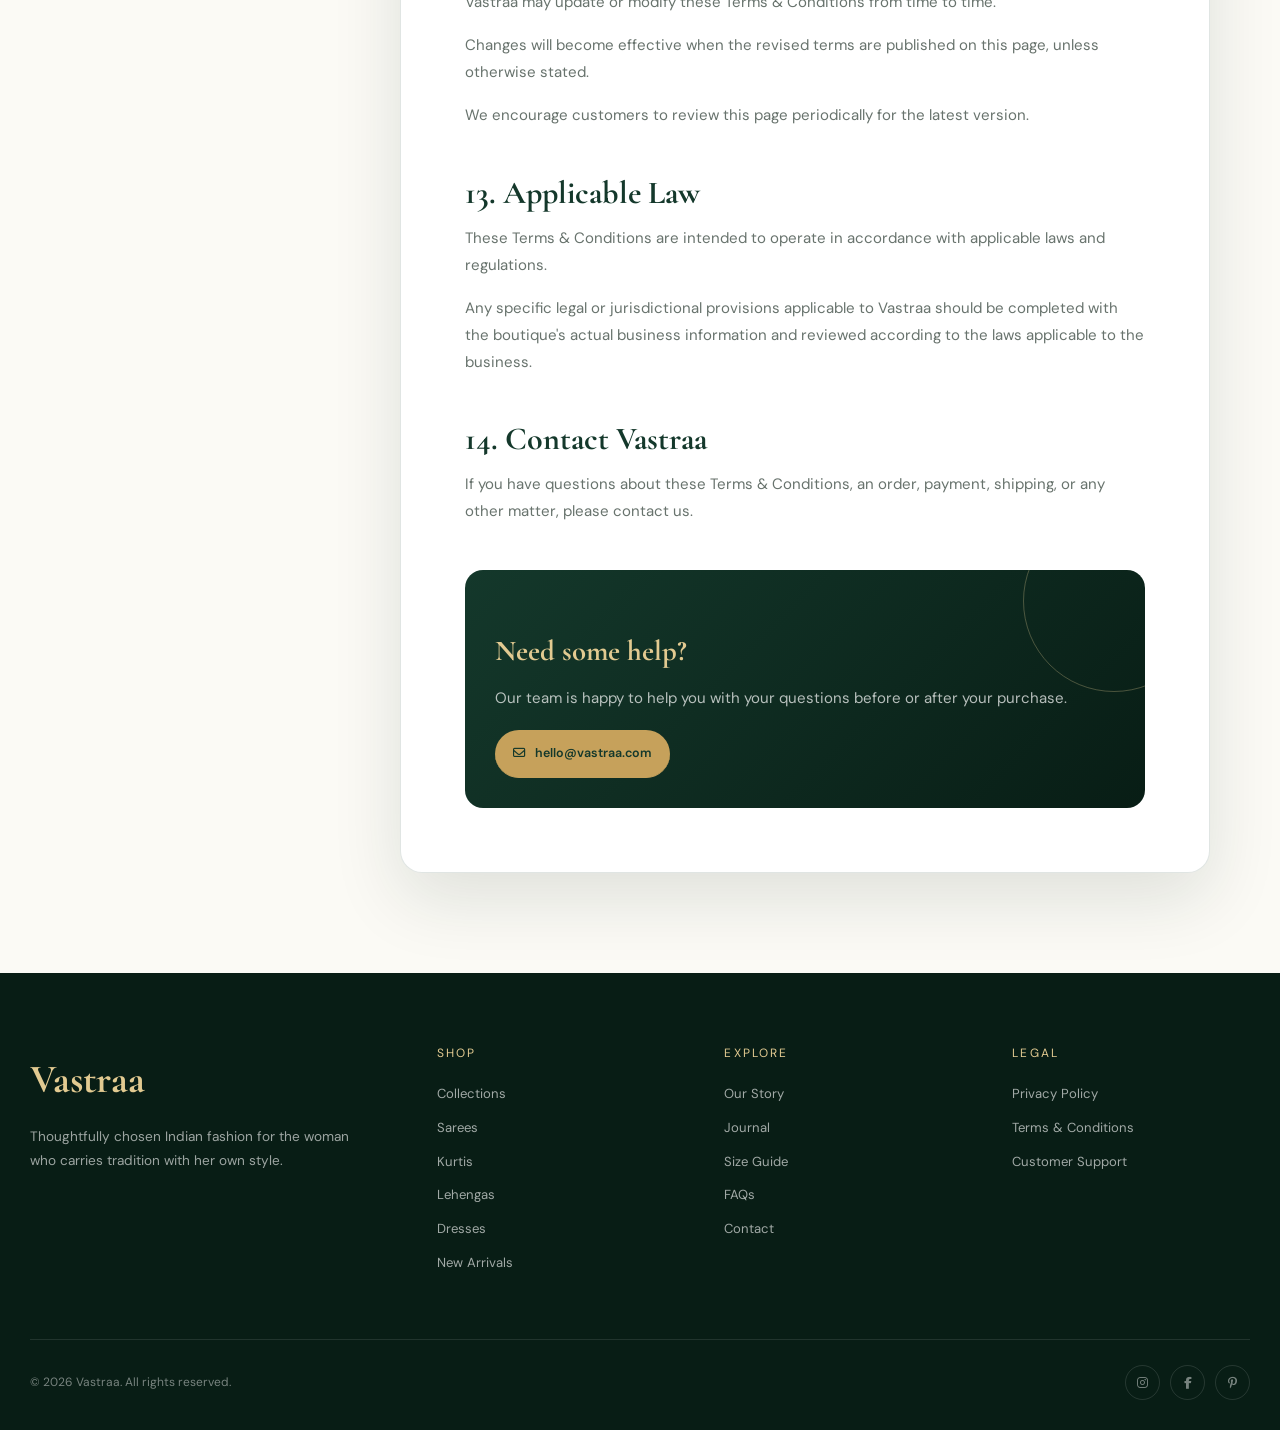
<file: terms.html>
<!DOCTYPE html>
<html lang="en">

<head>
  <meta charset="UTF-8">
  <meta name="viewport" content="width=device-width, initial-scale=1.0">

  <title>Terms & Conditions | Vastraa</title>

  <meta name="description"
    content="Read the Vastraa Boutique Terms and Conditions covering orders, payments, products, shipping, returns, website usage, and customer responsibilities.">

  <!-- Google Fonts -->
  <link rel="preconnect" href="https://fonts.googleapis.com">
  <link rel="preconnect" href="https://fonts.gstatic.com" crossorigin>

  <link
    href="https://fonts.googleapis.com/css2?family=Cormorant+Garamond:wght@400;500;600;700&family=DM+Sans:wght@400;500;600;700&display=swap"
    rel="stylesheet">

  <!-- Font Awesome -->
  <link rel="stylesheet" href="https://cdnjs.cloudflare.com/ajax/libs/font-awesome/6.5.2/css/all.min.css">

  <style>
    /* =========================================================
       VASTRAA
       TERMS & CONDITIONS
    ========================================================= */

    :root {
      --emerald: #14382b;
      --deep: #081d15;
      --sage: #7d9a83;

      --gold: #c6a15b;
      --gold-light: #e2ca91;

      --cream: #fbfaf5;
      --paper: #f0eadc;
      --white: #ffffff;

      --ink: #18241f;
      --muted: #68736d;

      --line: rgba(20, 56, 43, 0.13);

      --shadow: 0 25px 70px rgba(14, 41, 32, 0.12);

      --radius: 22px;
    }


    /* =========================================================
       RESET
    ========================================================= */

    * {
      margin: 0;
      padding: 0;
      box-sizing: border-box;
    }

    html {
      scroll-behavior: smooth;
    }

    body {
      font-family: "DM Sans", sans-serif;
      background: var(--cream);
      color: var(--ink);
      line-height: 1.8;
      overflow-x: hidden;
    }

    a {
      text-decoration: none;
      color: inherit;
    }

    button {
      font-family: inherit;
    }


    /* =========================================================
       PRELOADER
    ========================================================= */

    .preloader {
      position: fixed;
      inset: 0;

      z-index: 9999;

      display: flex;
      align-items: center;
      justify-content: center;

      background: var(--deep);

      transition:
        opacity 0.7s ease,
        visibility 0.7s ease;
    }

    .preloader.hide {
      opacity: 0;
      visibility: hidden;
    }

    .loader-content {
      text-align: center;
      color: white;
    }

    .loader-logo {
      font-family: "Cormorant Garamond", serif;

      font-size: 4rem;
      font-weight: 600;

      letter-spacing: 0.08em;

      color: var(--gold-light);
    }

    .loader-line {
      width: 90px;
      height: 1px;

      margin: 15px auto;

      background: var(--gold);

      animation: loaderLine 1.5s infinite ease-in-out;
    }

    .loader-content p {
      font-size: 0.7rem;

      letter-spacing: 0.3em;
      text-transform: uppercase;

      color: rgba(255, 255, 255, 0.65);
    }

    @keyframes loaderLine {

      0% {
        transform: scaleX(0);
      }

      50% {
        transform: scaleX(1);
      }

      100% {
        transform: scaleX(0);
      }

    }


    /* =========================================================
       ANNOUNCEMENT
    ========================================================= */

    .announcement {
      height: 34px;

      display: flex;
      align-items: center;
      justify-content: center;

      overflow: hidden;

      background: var(--deep);
      color: var(--gold-light);

      font-size: 0.7rem;

      letter-spacing: 0.16em;
      text-transform: uppercase;
    }

    .announcement span {
      white-space: nowrap;

      animation:
        announcementMove 12s linear infinite;
    }

    @keyframes announcementMove {

      from {
        transform: translateX(100%);
      }

      to {
        transform: translateX(-100%);
      }

    }


    /* =========================================================
       NAVBAR
    ========================================================= */

    .navbar {
      position: sticky;
      top: 0;

      z-index: 1000;

      background: rgba(251, 250, 245, 0.93);

      backdrop-filter: blur(18px);

      border-bottom: 1px solid var(--line);
    }

    .nav-container {
      max-width: 1350px;

      min-height: 82px;

      margin: auto;
      padding: 0 35px;

      display: flex;
      align-items: center;
      justify-content: space-between;

      gap: 30px;
    }

    .logo {
      position: relative;

      font-family: "Cormorant Garamond", serif;

      font-size: 2.25rem;
      font-weight: 700;

      letter-spacing: 0.08em;

      color: var(--emerald);
    }

    .logo::after {
      content: "Tradition. Style. You.";

      position: absolute;

      left: 2px;
      bottom: -13px;

      white-space: nowrap;

      font-family: "DM Sans", sans-serif;

      font-size: 0.42rem;
      font-weight: 500;

      letter-spacing: 0.18em;

      text-transform: uppercase;

      color: var(--gold);
    }


    /* =========================================================
       NAV LINKS
    ========================================================= */

    .nav-links {
      display: flex;
      align-items: center;

      gap: 25px;
    }

    .nav-links a {
      position: relative;

      font-size: 0.78rem;
      font-weight: 600;

      color: var(--ink);

      transition: color 0.3s ease;
    }

    .nav-links a::after {
      content: "";

      position: absolute;

      left: 0;
      bottom: -7px;

      width: 0;
      height: 1px;

      background: var(--gold);

      transition: width 0.3s ease;
    }

    .nav-links a:hover {
      color: var(--gold);
    }

    .nav-links a:hover::after {
      width: 100%;
    }


    /* =========================================================
       NAV ICONS
    ========================================================= */

    .nav-icons {
      display: flex;
      align-items: center;
      gap: 16px;
    }

    .nav-icon {
      width: 40px;
      height: 40px;

      display: grid;
      place-items: center;

      border: 1px solid var(--line);
      border-radius: 50%;

      color: var(--emerald);

      transition:
        background 0.3s ease,
        color 0.3s ease,
        transform 0.3s ease;
    }

    .nav-icon:hover {
      background: var(--emerald);
      color: white;

      transform: translateY(-3px);
    }

    .menu-btn {
      display: none;

      width: 42px;
      height: 42px;

      border: 1px solid var(--line);

      border-radius: 50%;

      background: transparent;

      color: var(--emerald);

      cursor: pointer;
    }


    /* =========================================================
       HERO
    ========================================================= */

    .page-hero {
      position: relative;

      min-height: 430px;

      padding: 100px 25px;

      display: flex;
      align-items: center;
      justify-content: center;

      text-align: center;

      overflow: hidden;

      background:
        radial-gradient(circle at 20% 20%,
          rgba(198, 161, 91, 0.12),
          transparent 30%),
        radial-gradient(circle at 80% 70%,
          rgba(125, 154, 131, 0.14),
          transparent 32%),
        var(--paper);
    }

    .hero-orb {
      position: absolute;

      width: 300px;
      height: 300px;

      border: 1px solid rgba(198, 161, 91, 0.2);

      border-radius: 50%;

      animation:
        rotateOrb 20s linear infinite;
    }

    .hero-orb::before,
    .hero-orb::after {
      content: "";

      position: absolute;

      border: 1px solid rgba(198, 161, 91, 0.13);

      border-radius: 50%;
    }

    .hero-orb::before {
      inset: 35px;
    }

    .hero-orb::after {
      inset: 75px;
    }

    @keyframes rotateOrb {

      from {
        transform: rotate(0deg);
      }

      to {
        transform: rotate(360deg);
      }

    }

    .hero-content {
      position: relative;

      z-index: 2;

      max-width: 800px;

      animation:
        heroReveal 1s ease both;
    }

    @keyframes heroReveal {

      from {
        opacity: 0;
        transform: translateY(35px);
      }

      to {
        opacity: 1;
        transform: translateY(0);
      }

    }

    .eyebrow {
      display: inline-flex;

      align-items: center;

      gap: 10px;

      margin-bottom: 20px;

      color: var(--gold);

      font-size: 0.7rem;
      font-weight: 700;

      letter-spacing: 0.25em;
      text-transform: uppercase;
    }

    .eyebrow::before,
    .eyebrow::after {
      content: "";

      width: 35px;
      height: 1px;

      background: var(--gold);
    }

    .page-hero h1 {
      margin-bottom: 25px;

      font-family: "Cormorant Garamond", serif;

      font-size: clamp(3rem, 7vw, 6rem);

      line-height: 0.95;

      font-weight: 600;

      color: var(--emerald);
    }

    .page-hero h1 span {
      color: var(--gold);

      font-style: italic;
    }

    .page-hero p {
      max-width: 680px;

      margin: auto;

      color: var(--muted);

      font-size: 1rem;
    }


    /* =========================================================
       TERMS SECTION
    ========================================================= */

    .terms-section {
      max-width: 1200px;

      margin: auto;

      padding: 100px 30px;
    }

    .terms-grid {
      display: grid;

      grid-template-columns: 260px 1fr;

      gap: 70px;

      align-items: start;
    }


    /* =========================================================
       SIDEBAR
    ========================================================= */

    .terms-sidebar {
      position: sticky;

      top: 120px;

      padding: 28px;

      background: white;

      border: 1px solid var(--line);

      border-radius: var(--radius);

      box-shadow: var(--shadow);
    }

    .sidebar-title {
      margin-bottom: 20px;

      font-family: "Cormorant Garamond", serif;

      font-size: 1.5rem;

      color: var(--emerald);
    }

    .terms-sidebar a {
      display: block;

      padding: 9px 0;

      border-bottom: 1px solid rgba(20, 56, 43, 0.07);

      color: var(--muted);

      font-size: 0.82rem;

      transition:
        color 0.3s ease,
        padding-left 0.3s ease;
    }

    .terms-sidebar a:last-child {
      border-bottom: none;
    }

    .terms-sidebar a:hover {
      padding-left: 5px;

      color: var(--gold);
    }


    /* =========================================================
       TERMS CONTENT
    ========================================================= */

    .terms-content {
      padding: clamp(30px, 5vw, 65px);

      background: white;

      border: 1px solid var(--line);

      border-radius: var(--radius);

      box-shadow: var(--shadow);
    }

    .updated {
      display: inline-flex;

      align-items: center;

      gap: 8px;

      margin-bottom: 35px;

      padding: 8px 14px;

      border-radius: 50px;

      background: rgba(198, 161, 91, 0.1);

      color: var(--gold);

      font-size: 0.72rem;
      font-weight: 700;

      letter-spacing: 0.08em;

      text-transform: uppercase;
    }

    .terms-content h2 {
      margin-top: 45px;
      margin-bottom: 15px;

      font-family: "Cormorant Garamond", serif;

      font-size: 2rem;

      line-height: 1.1;

      color: var(--emerald);
    }

    .terms-content h2:first-of-type {
      margin-top: 0;
    }

    .terms-content h3 {
      margin-top: 25px;
      margin-bottom: 8px;

      font-size: 1rem;

      color: var(--emerald);
    }

    .terms-content p {
      margin-bottom: 16px;

      color: var(--muted);

      font-size: 0.94rem;
    }

    .terms-content ul {
      margin: 15px 0 20px 22px;
    }

    .terms-content li {
      padding: 5px 0;

      color: var(--muted);

      font-size: 0.92rem;
    }

    .terms-content li::marker {
      color: var(--gold);
    }

    .terms-content strong {
      color: var(--emerald);
    }

    .terms-content a {
      color: var(--emerald);

      font-weight: 600;

      border-bottom: 1px solid var(--gold);
    }


    /* =========================================================
       HIGHLIGHT BOX
    ========================================================= */

    .terms-note {
      margin: 30px 0;

      padding: 22px 25px;

      border-left: 3px solid var(--gold);

      background: var(--paper);

      color: var(--muted);

      font-size: 0.9rem;
    }


    /* =========================================================
       ORDER STEPS
    ========================================================= */

    .order-steps {
      display: grid;

      grid-template-columns:
        repeat(3, 1fr);

      gap: 15px;

      margin: 25px 0 30px;
    }

    .order-step {
      padding: 20px;

      border: 1px solid var(--line);

      border-radius: 15px;

      background: var(--cream);
    }

    .step-number {
      display: block;

      margin-bottom: 8px;

      font-family: "Cormorant Garamond", serif;

      font-size: 1.8rem;

      color: var(--gold);
    }

    .order-step h4 {
      margin-bottom: 5px;

      color: var(--emerald);

      font-size: 0.88rem;
    }

    .order-step p {
      margin: 0;

      font-size: 0.78rem;
    }


    /* =========================================================
       CONTACT CARD
    ========================================================= */

    .terms-contact {
      position: relative;

      overflow: hidden;

      margin-top: 45px;

      padding: 30px;

      border-radius: 18px;

      background:
        linear-gradient(135deg,
          var(--emerald),
          var(--deep));

      color: white;
    }

    .terms-contact::after {
      content: "";

      position: absolute;

      width: 180px;
      height: 180px;

      right: -60px;
      top: -60px;

      border: 1px solid rgba(226, 202, 145, 0.3);

      border-radius: 50%;
    }

    .terms-contact h3 {
      margin-bottom: 8px;

      font-family: "Cormorant Garamond", serif;

      font-size: 1.8rem;

      color: var(--gold-light);
    }

    .terms-contact p {
      color: rgba(255, 255, 255, 0.7);

      margin-bottom: 18px;
    }

    .contact-link {
      display: inline-flex;

      align-items: center;

      gap: 10px;

      padding: 12px 18px;

      border-radius: 50px;

      background: var(--gold);

      color: var(--deep);

      font-size: 0.78rem;
      font-weight: 700;

      transition:
        transform 0.3s ease,
        background 0.3s ease;
    }

    .contact-link:hover {
      transform: translateY(-3px);

      background: var(--gold-light);
    }


    /* =========================================================
       FOOTER
    ========================================================= */

    footer {
      padding: 70px 30px 30px;

      background: var(--deep);

      color: white;
    }

    .footer-container {
      max-width: 1300px;

      margin: auto;
    }

    .footer-top {
      display: grid;

      grid-template-columns:
        1.5fr 1fr 1fr 1fr;

      gap: 50px;

      padding-bottom: 55px;

      border-bottom:
        1px solid rgba(255, 255, 255, 0.1);
    }

    .footer-brand h2 {
      margin-bottom: 10px;

      font-family: "Cormorant Garamond", serif;

      font-size: 2.5rem;

      color: var(--gold-light);
    }

    .footer-brand p {
      max-width: 330px;

      color: rgba(255, 255, 255, 0.6);

      font-size: 0.85rem;
    }

    .footer-heading {
      margin-bottom: 18px;

      color: var(--gold-light);

      font-size: 0.75rem;

      letter-spacing: 0.18em;

      text-transform: uppercase;
    }

    .footer-links a {
      display: block;

      margin-bottom: 10px;

      color: rgba(255, 255, 255, 0.62);

      font-size: 0.82rem;

      transition:
        color 0.3s ease,
        padding-left 0.3s ease;
    }

    .footer-links a:hover {
      padding-left: 4px;

      color: white;
    }

    .footer-bottom {
      display: flex;

      align-items: center;
      justify-content: space-between;

      gap: 20px;

      padding-top: 25px;

      color: rgba(255, 255, 255, 0.45);

      font-size: 0.75rem;
    }

    .social-links {
      display: flex;

      gap: 10px;
    }

    .social-links a {
      width: 35px;
      height: 35px;

      display: grid;
      place-items: center;

      border:
        1px solid rgba(255, 255, 255, 0.12);

      border-radius: 50%;

      transition:
        background 0.3s ease,
        transform 0.3s ease;
    }

    .social-links a:hover {
      background: var(--gold);

      color: var(--deep);

      transform: translateY(-3px);
    }


    /* =========================================================
       BACK TO TOP
    ========================================================= */

    .back-top {
      position: fixed;

      right: 25px;
      bottom: 25px;

      width: 48px;
      height: 48px;

      display: grid;
      place-items: center;

      border: none;

      border-radius: 50%;

      background: var(--emerald);

      color: white;

      cursor: pointer;

      opacity: 0;
      visibility: hidden;

      transform: translateY(15px);

      transition:
        opacity 0.3s ease,
        visibility 0.3s ease,
        transform 0.3s ease;

      z-index: 500;
    }

    .back-top.show {
      opacity: 1;
      visibility: visible;

      transform: translateY(0);
    }

    .back-top:hover {
      background: var(--gold);

      color: var(--deep);
    }


    /* =========================================================
       REVEAL
    ========================================================= */

    .reveal {
      opacity: 0;

      transform: translateY(30px);

      transition:
        opacity 0.8s ease,
        transform 0.8s ease;
    }

    .reveal.active {
      opacity: 1;

      transform: translateY(0);
    }


    /* =========================================================
       RESPONSIVE
    ========================================================= */

    @media (max-width: 1100px) {

      .nav-links {
        gap: 15px;
      }

      .terms-grid {
        grid-template-columns: 220px 1fr;

        gap: 35px;
      }

      .footer-top {
        grid-template-columns:
          1.5fr 1fr 1fr;
      }

    }


    @media (max-width: 850px) {

      .nav-container {
        min-height: 72px;

        padding: 0 20px;
      }

      .nav-links {
        position: absolute;

        top: 72px;
        left: 0;
        right: 0;

        padding: 25px;

        display: flex;
        flex-direction: column;

        gap: 18px;

        background: var(--cream);

        border-bottom:
          1px solid var(--line);

        opacity: 0;
        visibility: hidden;

        transform: translateY(-10px);

        transition:
          opacity 0.3s ease,
          visibility 0.3s ease,
          transform 0.3s ease;
      }

      .nav-links.active {
        opacity: 1;

        visibility: visible;

        transform: translateY(0);
      }

      .menu-btn {
        display: grid;

        place-items: center;
      }

      .nav-icons {
        margin-left: auto;
      }

      .nav-icons .nav-icon {
        display: none;
      }

      .terms-grid {
        grid-template-columns: 1fr;
      }

      .terms-sidebar {
        position: static;
      }

      .order-steps {
        grid-template-columns: 1fr;
      }

      .footer-top {
        grid-template-columns: 1fr 1fr;
      }

    }


    @media (max-width: 600px) {

      .announcement {
        font-size: 0.6rem;
      }

      .logo {
        font-size: 1.9rem;
      }

      .page-hero {
        min-height: 360px;

        padding: 80px 20px;
      }

      .page-hero h1 {
        font-size: 3.4rem;
      }

      .terms-section {
        padding: 60px 16px;
      }

      .terms-content {
        padding: 28px 22px;
      }

      .terms-content h2 {
        font-size: 1.7rem;
      }

      .footer-top {
        grid-template-columns: 1fr;

        gap: 35px;
      }

      .footer-bottom {
        flex-direction: column;

        text-align: center;
      }

    }
  </style>
</head>


<body>


  <!-- =======================================================
       PRELOADER
  ======================================================== -->

  <div class="preloader" id="preloader">

    <div class="loader-content">

      <div class="loader-logo">
        Vastraa
      </div>

      <div class="loader-line"></div>

      <p>
        Tradition. Style. You.
      </p>

    </div>

  </div>


  <!-- =======================================================
       ANNOUNCEMENT
  ======================================================== -->

  <div class="announcement">

    <span>
      ✦ Handpicked Indian Elegance
      &nbsp; • &nbsp;
      WhatsApp Orders Available
      &nbsp; • &nbsp;
      Tradition. Style. You.
      &nbsp; ✦
    </span>

  </div>


  <!-- =======================================================
       NAVBAR
  ======================================================== -->

  <header class="navbar">

    <div class="nav-container">

      <a href="index.html" class="logo">
        Vastraa
      </a>


      <nav class="nav-links" id="navLinks">

        <a href="index.html">
          Home
        </a>

        <a href="collections.html">
          Collections
        </a>

        <a href="sarees.html">
          Sarees
        </a>

        <a href="kurtis.html">
          Kurtis
        </a>

        <a href="lehengas.html">
          Lehengas
        </a>

        <a href="dresses.html">
          Dresses
        </a>

        <a href="new-arrivals.html">
          New Arrivals
        </a>

        <a href="faq.html">
          FAQs
        </a>

      </nav>


      <div class="nav-icons">

        <a href="contact.html" class="nav-icon" aria-label="Contact">
          <i class="fa-regular fa-envelope"></i>
        </a>


        <button class="menu-btn" id="menuBtn" type="button" aria-label="Open menu">
          <i class="fa-solid fa-bars"></i>
        </button>

      </div>

    </div>

  </header>


  <!-- =======================================================
       HERO
  ======================================================== -->

  <section class="page-hero">

    <div class="hero-orb"></div>


    <div class="hero-content">

      <span class="eyebrow">
        Please Read Before Shopping
      </span>


      <h1>
        Terms <span>&</span> Conditions
      </h1>


      <p>
        These terms explain the guidelines that apply when you
        browse Vastraa, communicate with us, place an order,
        or use our services.
      </p>

    </div>

  </section>


  <!-- =======================================================
       TERMS CONTENT
  ======================================================== -->

  <main class="terms-section">

    <div class="terms-grid">


      <!-- ===================================================
           SIDEBAR
      ==================================================== -->

      <aside class="terms-sidebar reveal">

        <div class="sidebar-title">
          On this page
        </div>


        <a href="#acceptance">
          Acceptance of Terms
        </a>

        <a href="#website">
          Website Usage
        </a>

        <a href="#products">
          Products & Descriptions
        </a>

        <a href="#orders">
          Orders
        </a>

        <a href="#payments">
          Payments
        </a>

        <a href="#shipping">
          Shipping
        </a>

        <a href="#returns">
          Returns & Exchanges
        </a>

        <a href="#intellectual">
          Intellectual Property
        </a>

        <a href="#responsibility">
          Customer Responsibility
        </a>

        <a href="#changes">
          Changes to Terms
        </a>

        <a href="#contact">
          Contact Us
        </a>

      </aside>


      <!-- ===================================================
           CONTENT
      ==================================================== -->

      <article class="terms-content reveal">


        <div class="updated">

          <i class="fa-regular fa-calendar"></i>

          Last updated: September 2026

        </div>


        <p>
          Welcome to <strong>Vastraa</strong>. These Terms &
          Conditions describe the rules and guidelines that apply
          to your use of the Vastraa website and services.
        </p>


        <p>
          By accessing or using this website, you agree to follow
          these Terms & Conditions. If you do not agree with these
          terms, please do not use the website or place an order.
        </p>


        <!-- =================================================
             01 ACCEPTANCE
        ================================================== -->

        <h2 id="acceptance">
          01. Acceptance of Terms
        </h2>


        <p>
          By visiting, browsing, or interacting with Vastraa,
          you acknowledge that you have read and understood
          these Terms & Conditions.
        </p>


        <p>
          These terms apply to all visitors, customers, and other
          users who access or interact with the website.
        </p>


        <!-- =================================================
             02 WEBSITE
        ================================================== -->

        <h2 id="website">
          02. Website Usage
        </h2>


        <p>
          You agree to use the Vastraa website only for lawful
          purposes and in a way that does not interfere with the
          operation or security of the website.
        </p>


        <p>
          You must not knowingly attempt to:
        </p>


        <ul>

          <li>
            Damage or disrupt the website.
          </li>

          <li>
            Gain unauthorized access to website systems.
          </li>

          <li>
            Use automated methods to collect website content
            without permission.
          </li>

          <li>
            Upload malicious code or harmful content.
          </li>

          <li>
            Use Vastraa content for fraudulent or unlawful purposes.
          </li>

        </ul>


        <!-- =================================================
             03 PRODUCTS
        ================================================== -->

        <h2 id="products">
          03. Products & Descriptions
        </h2>


        <p>
          Vastraa makes reasonable efforts to display product
          photographs, colors, descriptions, measurements, and
          other information as accurately as possible.
        </p>


        <p>
          However, colors may appear slightly different depending
          on your screen, display settings, lighting, or photography
          conditions.
        </p>


        <p>
          Product availability, pricing, designs, fabrics, and
          other details may change without prior notice.
        </p>


        <div class="terms-note">

          <strong>Please note:</strong>

          Handmade, handcrafted, embroidered, or artisan products
          may naturally contain small variations in color, texture,
          pattern, or finishing. Such variations can be part of
          the character of the product.

        </div>


        <!-- =================================================
             04 ORDERS
        ================================================== -->

        <h2 id="orders">
          04. Orders
        </h2>


        <p>
          Vastraa may accept orders through the website,
          WhatsApp, or other communication channels made
          available by the boutique.
        </p>


        <p>
          An order request does not necessarily guarantee
          availability or acceptance. We may contact you to
          confirm product availability, measurements, delivery
          details, pricing, or other order information.
        </p>


        <h3>
          WhatsApp Ordering
        </h3>


        <p>
          When placing an order through WhatsApp, customers
          should carefully verify the product, size, quantity,
          delivery address, and other order details before
          confirming the purchase.
        </p>


        <div class="order-steps">


          <div class="order-step">

            <span class="step-number">
              01
            </span>

            <h4>
              Choose
            </h4>

            <p>
              Select the product or collection you are interested in.
            </p>

          </div>


          <div class="order-step">

            <span class="step-number">
              02
            </span>

            <h4>
              Confirm
            </h4>

            <p>
              Share your required size and delivery information.
            </p>

          </div>


          <div class="order-step">

            <span class="step-number">
              03
            </span>

            <h4>
              Complete
            </h4>

            <p>
              Follow the payment and order confirmation instructions.
            </p>

          </div>


        </div>


        <!-- =================================================
             05 PAYMENTS
        ================================================== -->

        <h2 id="payments">
          05. Payments
        </h2>


        <p>
          Payment methods available to customers may vary
          depending on the order and the payment services
          supported by Vastraa.
        </p>


        <p>
          Where applicable, customers may be asked to complete
          payment before an order is processed or dispatched.
        </p>


        <p>
          Customers should not share passwords, PINs, OTPs,
          or other confidential authentication information
          with anyone claiming to represent Vastraa.
        </p>


        <!-- =================================================
             06 SHIPPING
        ================================================== -->

        <h2 id="shipping">
          06. Shipping & Delivery
        </h2>


        <p>
          Delivery times may vary depending on the customer's
          location, product availability, order processing time,
          courier operations, weather, holidays, and other
          circumstances outside our direct control.
        </p>


        <p>
          Customers are responsible for providing an accurate
          delivery address and contact information.
        </p>


        <p>
          If an address or contact detail is incorrect, delivery
          may be delayed or additional arrangements may be required.
        </p>


        <div class="terms-note">

          <strong>Delivery information:</strong>

          Estimated delivery timelines should be treated as
          estimates rather than guaranteed delivery dates unless
          specifically confirmed by Vastraa.

        </div>


        <!-- =================================================
             07 RETURNS
        ================================================== -->

        <h2 id="returns">
          07. Returns & Exchanges
        </h2>


        <p>
          Returns and exchanges are subject to the return policy
          communicated by Vastraa for the relevant product.
        </p>


        <p>
          Certain products may have different return or exchange
          conditions, particularly customized, altered,
          made-to-measure, or specially prepared items.
        </p>


        <p>
          Before purchasing, customers should review the applicable
          return and exchange information or contact Vastraa if
          clarification is required.
        </p>


        <p>
          For more information, please visit our
          <a href="faq.html">
            FAQ page
          </a>
          or contact our customer support team.
        </p>


        <!-- =================================================
             08 INTELLECTUAL PROPERTY
        ================================================== -->

        <h2 id="intellectual">
          08. Intellectual Property
        </h2>


        <p>
          Unless otherwise stated, the Vastraa website and its
          content—including logos, brand names, photographs,
          graphics, text, designs, layouts, and other materials—
          belong to Vastraa or are used with appropriate permission.
        </p>


        <p>
          You may not reproduce, copy, modify, distribute, sell,
          publish, or commercially exploit Vastraa's content
          without prior written permission.
        </p>


        <h3>
          Brand Identity
        </h3>


        <p>
          The name <strong>Vastraa</strong>, its visual identity,
          tagline, graphics, and associated branding are intended
          for use by the Vastraa brand and should not be presented
          as belonging to another business.
        </p>


        <!-- =================================================
             09 CUSTOMER RESPONSIBILITY
        ================================================== -->

        <h2 id="responsibility">
          09. Customer Responsibility
        </h2>


        <p>
          Customers are responsible for providing accurate and
          complete information when making enquiries or placing
          orders.
        </p>


        <ul>

          <li>
            Provide accurate contact and delivery details.
          </li>

          <li>
            Review product information before ordering.
          </li>

          <li>
            Provide accurate measurements when customization
            is requested.
          </li>

          <li>
            Keep order and payment information secure.
          </li>

          <li>
            Contact Vastraa promptly if an order issue occurs.
          </li>

        </ul>


        <!-- =================================================
             10 THIRD PARTY
        ================================================== -->

        <h2>
          10. Third-Party Services
        </h2>


        <p>
          Vastraa may use third-party services such as hosting
          providers, payment providers, delivery partners,
          communication platforms, analytics tools, or social
          media platforms.
        </p>


        <p>
          Your use of such third-party services may also be
          governed by their own terms and policies.
        </p>


        <p>
          Vastraa is not responsible for the independent policies
          or practices of third-party services.
        </p>


        <!-- =================================================
             11 LIMITATION
        ================================================== -->

        <h2>
          11. Website Availability
        </h2>


        <p>
          We aim to keep the Vastraa website available and
          functioning properly, but we cannot guarantee that
          the website will always be available, uninterrupted,
          error-free, or completely secure.
        </p>


        <p>
          Website features may occasionally be unavailable due
          to maintenance, technical issues, updates, network
          problems, or circumstances beyond our control.
        </p>


        <!-- =================================================
             12 CHANGES
        ================================================== -->

        <h2 id="changes">
          12. Changes to These Terms
        </h2>


        <p>
          Vastraa may update or modify these Terms & Conditions
          from time to time.
        </p>


        <p>
          Changes will become effective when the revised terms
          are published on this page, unless otherwise stated.
        </p>


        <p>
          We encourage customers to review this page periodically
          for the latest version.
        </p>


        <!-- =================================================
             13 GOVERNING
        ================================================== -->

        <h2>
          13. Applicable Law
        </h2>


        <p>
          These Terms & Conditions are intended to operate in
          accordance with applicable laws and regulations.
        </p>


        <p>
          Any specific legal or jurisdictional provisions applicable
          to Vastraa should be completed with the boutique's actual
          business information and reviewed according to the laws
          applicable to the business.
        </p>


        <!-- =================================================
             14 CONTACT
        ================================================== -->

        <h2 id="contact">
          14. Contact Vastraa
        </h2>


        <p>
          If you have questions about these Terms & Conditions,
          an order, payment, shipping, or any other matter,
          please contact us.
        </p>


        <div class="terms-contact">

          <h3>
            Need some help?
          </h3>


          <p>
            Our team is happy to help you with your questions
            before or after your purchase.
          </p>


          <a href="mailto:hello@vastraa.com" class="contact-link">

            <i class="fa-regular fa-envelope"></i>

            hello@vastraa.com

          </a>

        </div>


      </article>

    </div>

  </main>


  <!-- =======================================================
       FOOTER
  ======================================================== -->

  <footer>

    <div class="footer-container">


      <div class="footer-top">


        <!-- BRAND -->

        <div class="footer-brand">

          <h2>
            Vastraa
          </h2>

          <p>
            Thoughtfully chosen Indian fashion for the woman
            who carries tradition with her own style.
          </p>

        </div>


        <!-- SHOP -->

        <div>

          <div class="footer-heading">
            Shop
          </div>


          <div class="footer-links">

            <a href="collections.html">
              Collections
            </a>

            <a href="sarees.html">
              Sarees
            </a>

            <a href="kurtis.html">
              Kurtis
            </a>

            <a href="lehengas.html">
              Lehengas
            </a>

            <a href="dresses.html">
              Dresses
            </a>

            <a href="new-arrivals.html">
              New Arrivals
            </a>

          </div>

        </div>


        <!-- EXPLORE -->

        <div>

          <div class="footer-heading">
            Explore
          </div>


          <div class="footer-links">

            <a href="about.html">
              Our Story
            </a>

            <a href="journal.html">
              Journal
            </a>

            <a href="size-guide.html">
              Size Guide
            </a>

            <a href="faq.html">
              FAQs
            </a>

            <a href="contact.html">
              Contact
            </a>

          </div>

        </div>


        <!-- LEGAL -->

        <div>

          <div class="footer-heading">
            Legal
          </div>


          <div class="footer-links">

            <a href="privacy.html">
              Privacy Policy
            </a>

            <a href="terms.html">
              Terms & Conditions
            </a>

            <a href="contact.html">
              Customer Support
            </a>

          </div>

        </div>


      </div>


      <!-- FOOTER BOTTOM -->

      <div class="footer-bottom">

        <p>
          © 2026 Vastraa. All rights reserved.
        </p>


        <div class="social-links">

          <a href="#" aria-label="Instagram">
            <i class="fa-brands fa-instagram"></i>
          </a>


          <a href="#" aria-label="Facebook">
            <i class="fa-brands fa-facebook-f"></i>
          </a>


          <a href="#" aria-label="Pinterest">
            <i class="fa-brands fa-pinterest-p"></i>
          </a>

        </div>

      </div>

    </div>

  </footer>


  <!-- =======================================================
       BACK TO TOP
  ======================================================== -->

  <button class="back-top" id="backTop" aria-label="Back to top">
    <i class="fa-solid fa-arrow-up"></i>
  </button>


  <!-- =======================================================
       JAVASCRIPT
  ======================================================== -->

  <script>

    /* =====================================================
       PRELOADER
    ===================================================== */

    window.addEventListener("load", () => {

      const preloader =
        document.getElementById("preloader");

      setTimeout(() => {

        preloader.classList.add("hide");

      }, 700);

    });


    /* =====================================================
       MOBILE MENU
    ===================================================== */

    const menuBtn =
      document.getElementById("menuBtn");

    const navLinks =
      document.getElementById("navLinks");


    menuBtn.addEventListener("click", () => {

      navLinks.classList.toggle("active");


      const icon =
        menuBtn.querySelector("i");


      if (
        navLinks.classList.contains("active")
      ) {

        icon.classList.remove("fa-bars");

        icon.classList.add("fa-xmark");

      } else {

        icon.classList.remove("fa-xmark");

        icon.classList.add("fa-bars");

      }

    });


    /* Close menu after clicking */

    document
      .querySelectorAll(".nav-links a")
      .forEach(link => {

        link.addEventListener("click", () => {

          navLinks.classList.remove("active");


          const icon =
            menuBtn.querySelector("i");


          icon.classList.remove("fa-xmark");

          icon.classList.add("fa-bars");

        });

      });


    /* =====================================================
       REVEAL ON SCROLL
    ===================================================== */

    const revealElements =
      document.querySelectorAll(".reveal");


    const revealObserver =
      new IntersectionObserver(
        (entries) => {

          entries.forEach(entry => {

            if (entry.isIntersecting) {

              entry.target.classList.add("active");

              revealObserver.unobserve(
                entry.target
              );

            }

          });

        },
        {
          threshold: 0.12
        }
      );


    revealElements.forEach(element => {

      revealObserver.observe(element);

    });


    /* =====================================================
       BACK TO TOP
    ===================================================== */

    const backTop =
      document.getElementById("backTop");


    window.addEventListener("scroll", () => {

      if (window.scrollY > 500) {

        backTop.classList.add("show");

      } else {

        backTop.classList.remove("show");

      }

    });


    backTop.addEventListener("click", () => {

      window.scrollTo({
        top: 0,
        behavior: "smooth"
      });

    });


    /* =====================================================
       SMOOTH SIDEBAR NAVIGATION
    ===================================================== */

    document
      .querySelectorAll(".terms-sidebar a")
      .forEach(link => {

        link.addEventListener("click", function (event) {

          const targetId =
            this.getAttribute("href");

          const target =
            document.querySelector(targetId);


          if (target) {

            event.preventDefault();

            target.scrollIntoView({
              behavior: "smooth",
              block: "start"
            });

          }

        });

      });

  </script>

</body>

</html>
</file>
